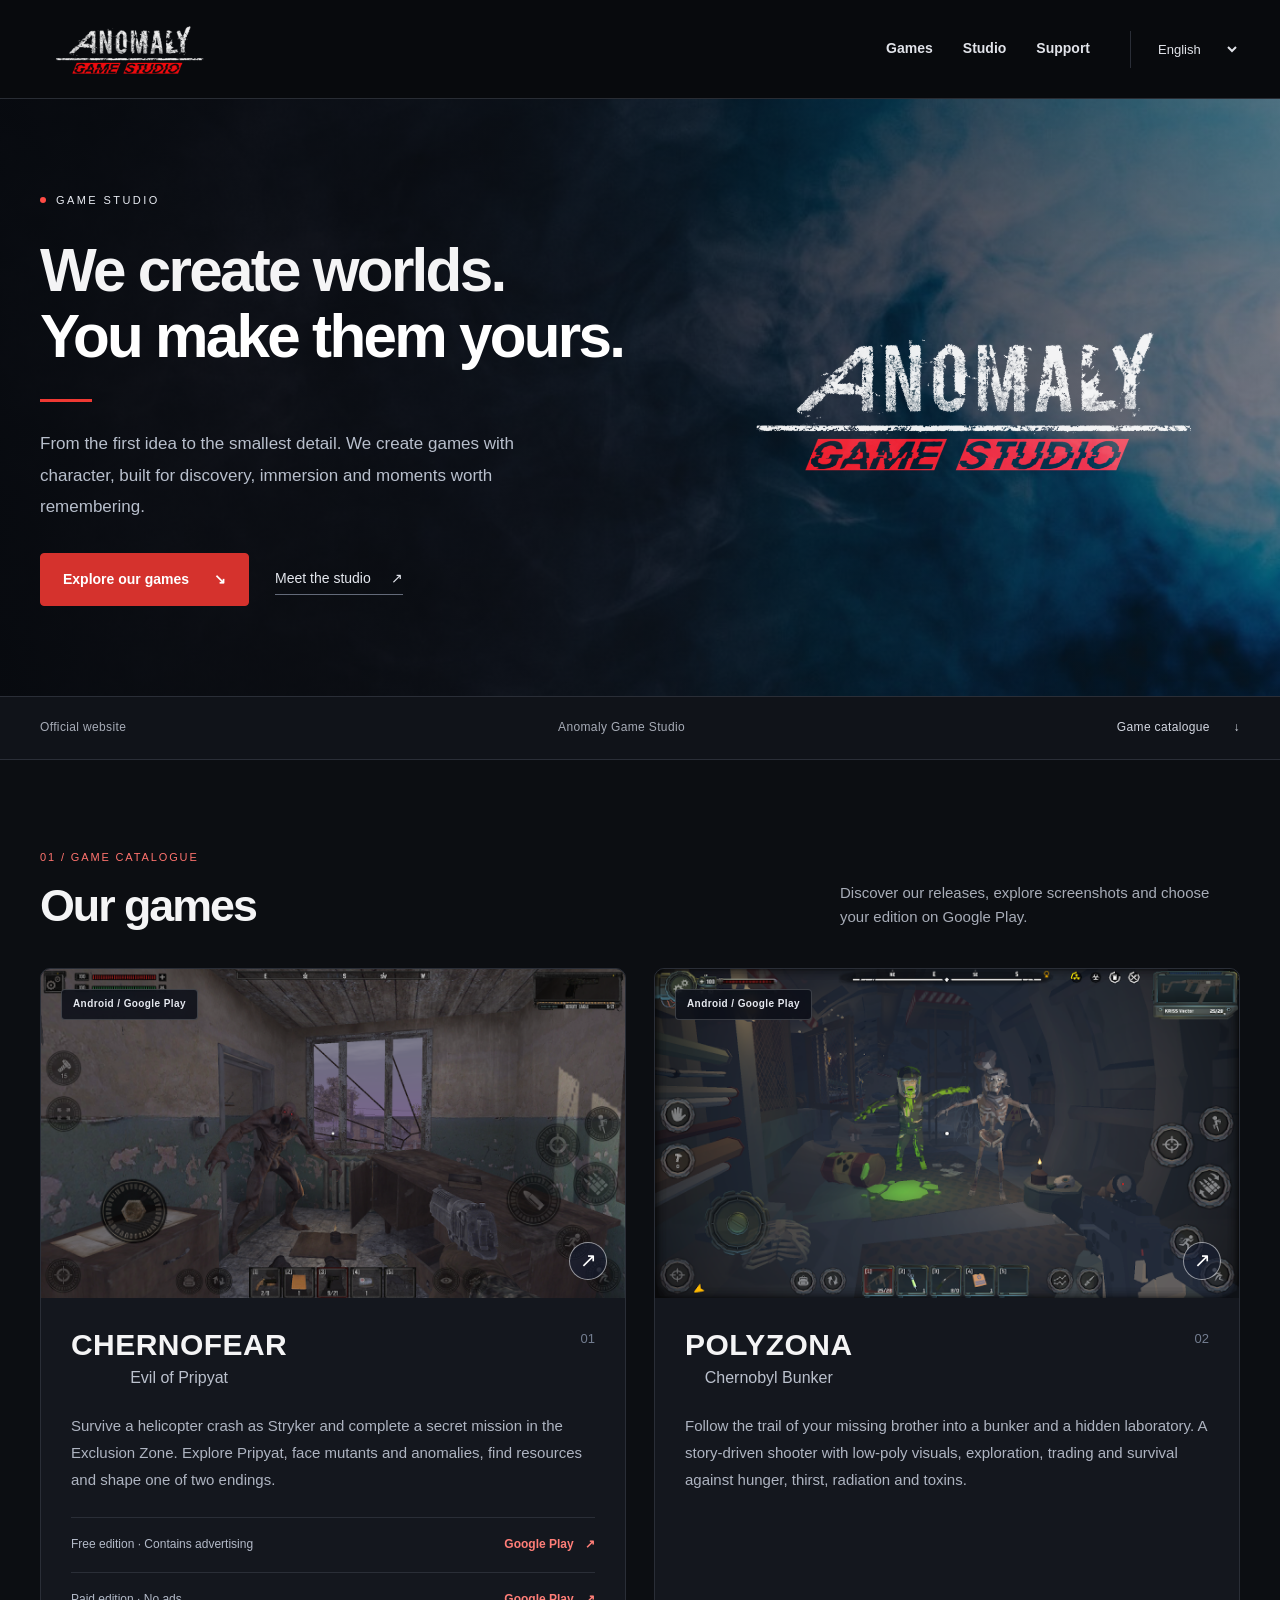
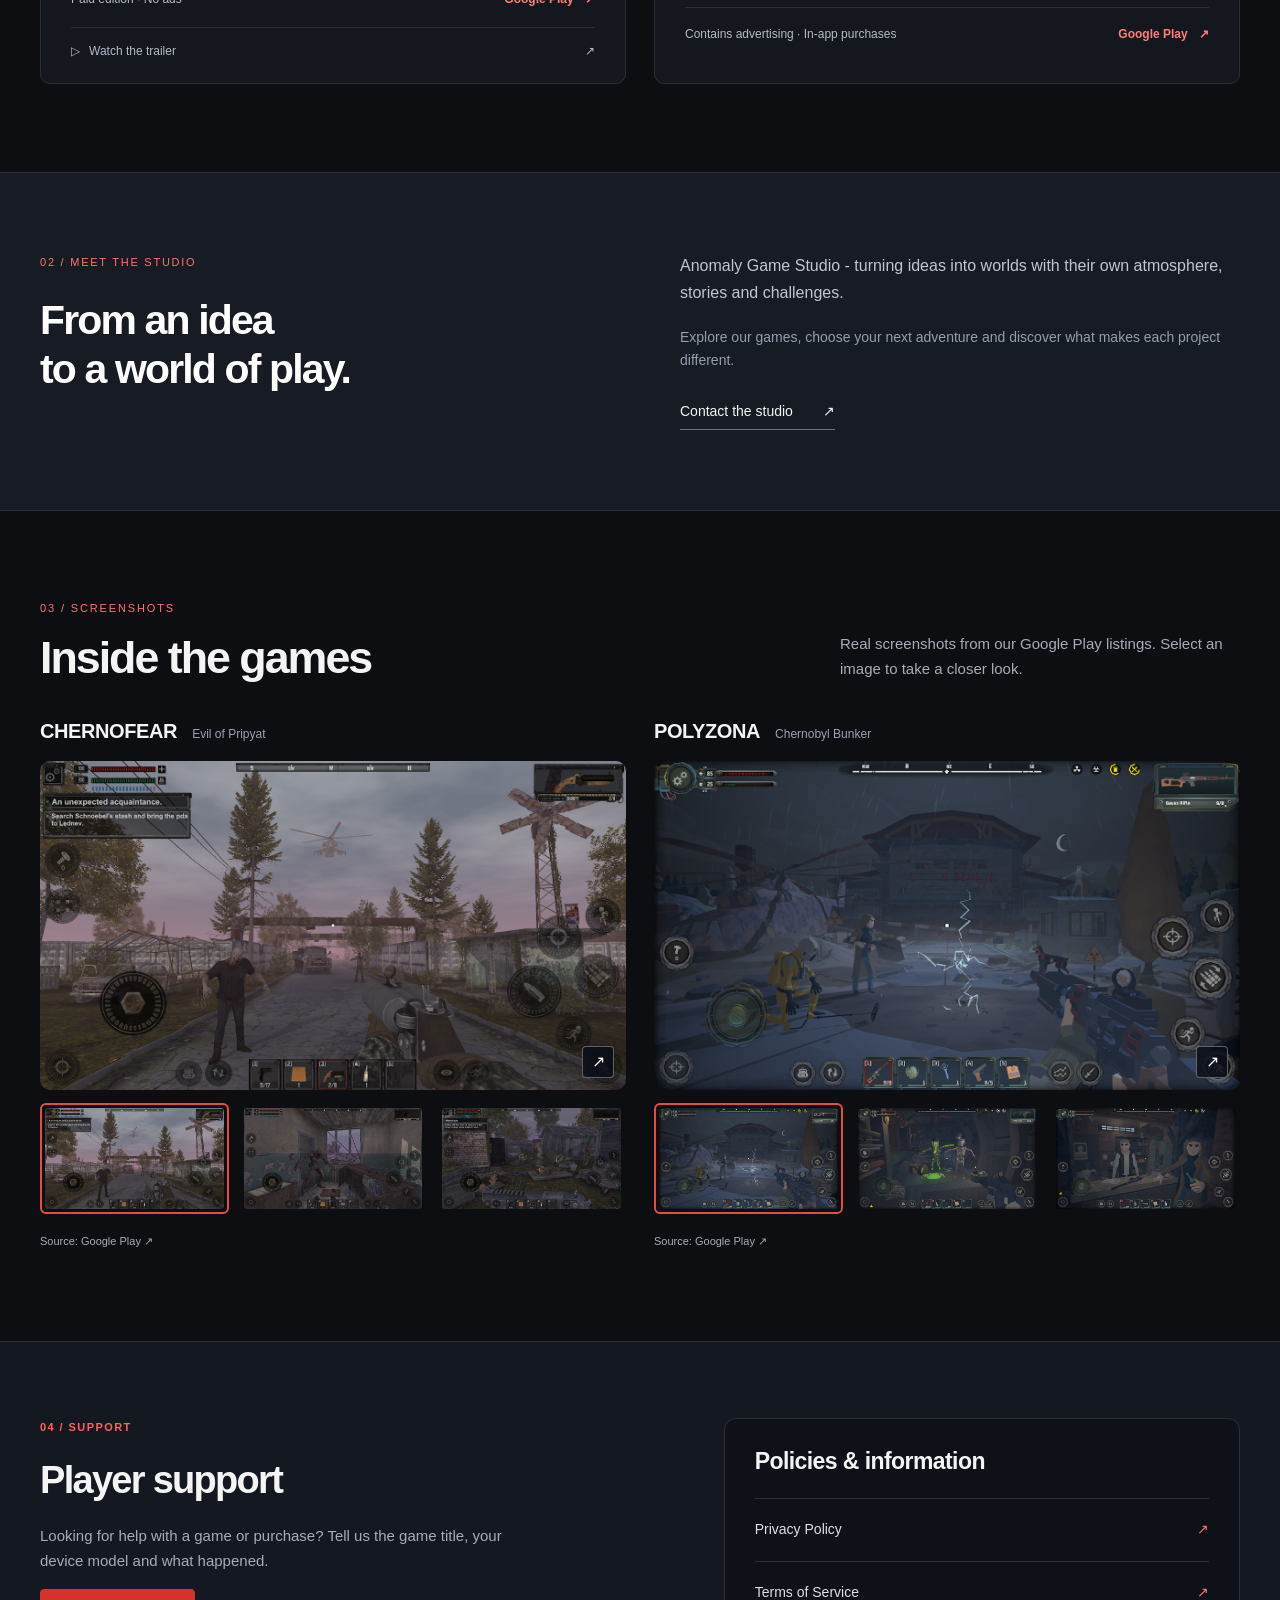
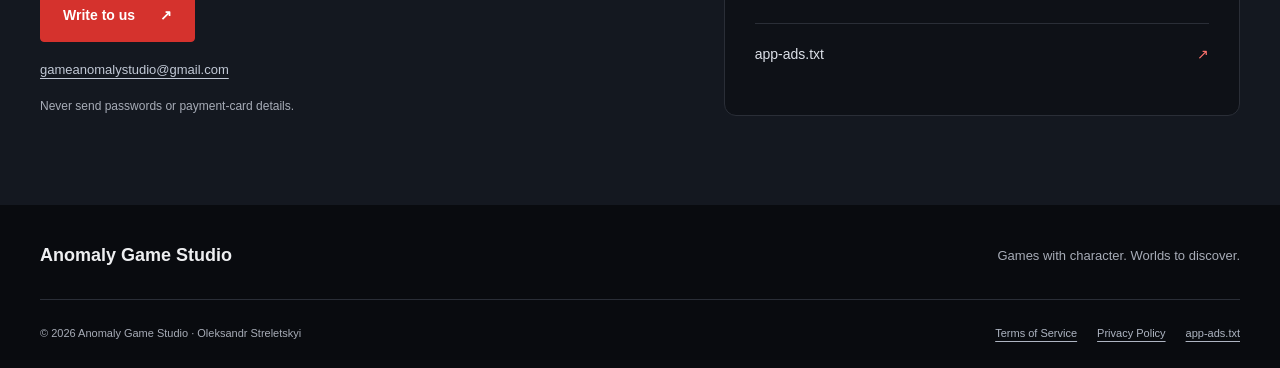
<file: index.html>
<!doctype html>
<html lang="en"><head><meta charset="utf-8"><meta name="viewport" content="width=device-width,initial-scale=1"><meta name="theme-color" content="#0b0d11"><title>Anomaly Game Studio | Games with character</title><meta name="description" content="Games from Anomaly Game Studio. Explore our games, browse screenshots and find player support and policies."><link rel="stylesheet" href="style.css?v=studio2"><script defer src="content.js?v=studio2"></script><script defer src="games.js?v=studio2"></script><script defer src="render.js?v=studio2"></script><script defer src="site.js?v=studio2"></script></head><body data-page="home"><a class="skip" href="#main">Jump to content</a><header class="topbar"><div class="wrap header-inner"><a class="brand" href="index.html?lang=en" aria-label="Anomaly Game Studio"><img class="brand-logo" src="assets/studio-logo.png" alt="Anomaly Game Studio" width="1024" height="448"></a><nav class="nav" aria-label="Game catalogue"><a href="index.html?lang=en#games">Games</a><a href="index.html?lang=en#studio">Studio</a><a href="index.html?lang=en#support">Support</a></nav><label class="language"><span class="sr-only">Language</span><select id="language"><option value="en" selected>English</option><option value="ru">Русский</option><option value="uk">Українська</option><option value="cs">Čeština</option><option value="pl">Polski</option><option value="de">Deutsch</option><option value="fr">Français</option><option value="es">Español</option></select></label></div></header><main id="main"><div class="hero-shell"><section class="hero wrap"><div class="hero-copy"><p class="eyebrow"><span class="status-dot"></span>Game studio</p><h1><span>We create worlds.</span><span class="accent">You make them yours.</span></h1><p class="intro">From the first idea to the smallest detail. We create games with character, built for discovery, immersion and moments worth remembering.</p><div class="actions"><a class="button" href="#games">Explore our games <span aria-hidden="true">↘</span></a><a class="text-link" href="#studio">Meet the studio <span aria-hidden="true">↗</span></a></div></div><div class="hero-visual"><img class="hero-logo" src="assets/studio-logo.png" alt="Anomaly Game Studio" width="1024" height="448" fetchpriority="high"></div></section></div><div class="studio-strip"><div class="wrap"><span>Official website</span><span>Anomaly Game Studio</span><a href="#games">Game catalogue <span aria-hidden="true">↓</span></a></div></div><section class="section wrap" id="games"><div class="section-heading"><div><p class="eyebrow">01 / Game catalogue</p><h2>Our games</h2></div><p>Discover our releases, explore screenshots and choose your edition on Google Play.</p></div><div class="games-grid"><article class="game"><a class="game-art" href="#gallery-chernofear" aria-label="Open screenshot - CHERNOFEAR"><img src="assets/chernofear-2.jpg" alt="CHERNOFEAR: Evil of Pripyat" width="1280" height="720" loading="lazy"><span class="platform">Android / Google Play</span><span class="art-link" aria-hidden="true">↗</span></a><div class="game-copy"><div class="game-title"><div><h3>CHERNOFEAR</h3><p class="subtitle">Evil of Pripyat</p></div><span class="game-number">01</span></div><p class="game-description">Survive a helicopter crash as Stryker and complete a secret mission in the Exclusion Zone. Explore Pripyat, face mutants and anomalies, find resources and shape one of two endings.</p><div class="editions"><a class="edition" href="https://play.google.com/store/apps/details?id=com.AnomalyGameStudio.S.T.R.Y.K.E.R.ShadowWarDemo" aria-label="View on Google Play - CHERNOFEAR - Free edition · Contains advertising"><span>Free edition · Contains advertising</span><span class="store-link">Google Play <span aria-hidden="true">↗</span></span></a><a class="edition" href="https://play.google.com/store/apps/details?id=com.AnomalyGameStudio.STRYKERAnomalyZone" aria-label="View on Google Play - CHERNOFEAR - Paid edition · No ads"><span>Paid edition · No ads</span><span class="store-link">Google Play <span aria-hidden="true">↗</span></span></a></div><a class="trailer" href="https://www.youtube.com/watch?v=1zWqXCwfO8M"><span aria-hidden="true">▷</span> Watch the trailer <span aria-hidden="true">↗</span></a></div></article><article class="game"><a class="game-art" href="#gallery-polyzona" aria-label="Open screenshot - POLYZONA"><img src="assets/polyzona-2.jpg" alt="POLYZONA: Chernobyl Bunker" width="1280" height="720" loading="lazy"><span class="platform">Android / Google Play</span><span class="art-link" aria-hidden="true">↗</span></a><div class="game-copy"><div class="game-title"><div><h3>POLYZONA</h3><p class="subtitle">Chernobyl Bunker</p></div><span class="game-number">02</span></div><p class="game-description">Follow the trail of your missing brother into a bunker and a hidden laboratory. A story-driven shooter with low-poly visuals, exploration, trading and survival against hunger, thirst, radiation and toxins.</p><div class="editions"><a class="edition" href="https://play.google.com/store/apps/details?id=com.AnomalyGameStudio.POLYZONAChernobylBunker" aria-label="View on Google Play - POLYZONA - Contains advertising · In-app purchases"><span>Contains advertising · In-app purchases</span><span class="store-link">Google Play <span aria-hidden="true">↗</span></span></a></div></div></article></div></section><section class="about" id="studio"><div class="wrap about-grid"><div><p class="eyebrow">02 / Meet the studio</p><h2>From an idea<br>to a world of play.</h2></div><div class="about-copy"><p>Anomaly Game Studio - turning ideas into worlds with their own atmosphere, stories and challenges.</p><p>Explore our games, choose your next adventure and discover what makes each project different.</p><a class="light-link" href="#support">Contact the studio <span aria-hidden="true">↗</span></a></div></div></section><section class="section wrap" id="compare"><div class="section-heading"><div><p class="eyebrow">03 / Screenshots</p><h2>Inside the games</h2></div><p>Real screenshots from our Google Play listings. Select an image to take a closer look.</p></div><div class="compare-grid"><div id="gallery-chernofear"><article class="gallery" data-gallery="chernofear"><div class="gallery-heading"><h3>CHERNOFEAR</h3><span>Evil of Pripyat</span></div><button class="gallery-stage" aria-label="Open screenshot - CHERNOFEAR"><img src="assets/chernofear-1.jpg" alt="CHERNOFEAR - 1" width="1280" height="720" loading="lazy"><span class="expand" aria-hidden="true">↗</span></button><div class="thumbs"><button data-src="assets/chernofear-1.jpg" data-number="1" aria-label="CHERNOFEAR - 1" aria-pressed="true"><img src="assets/chernofear-1.jpg" alt="" width="320" height="180" loading="lazy"></button><button data-src="assets/chernofear-2.jpg" data-number="2" aria-label="CHERNOFEAR - 2" aria-pressed="false"><img src="assets/chernofear-2.jpg" alt="" width="320" height="180" loading="lazy"></button><button data-src="assets/chernofear-3.jpg" data-number="3" aria-label="CHERNOFEAR - 3" aria-pressed="false"><img src="assets/chernofear-3.jpg" alt="" width="320" height="180" loading="lazy"></button></div><a class="source" href="https://play.google.com/store/apps/details?id=com.AnomalyGameStudio.S.T.R.Y.K.E.R.ShadowWarDemo">Source: Google Play <span aria-hidden="true">↗</span></a></article></div><div id="gallery-polyzona"><article class="gallery" data-gallery="polyzona"><div class="gallery-heading"><h3>POLYZONA</h3><span>Chernobyl Bunker</span></div><button class="gallery-stage" aria-label="Open screenshot - POLYZONA"><img src="assets/polyzona-1.jpg" alt="POLYZONA - 1" width="1280" height="720" loading="lazy"><span class="expand" aria-hidden="true">↗</span></button><div class="thumbs"><button data-src="assets/polyzona-1.jpg" data-number="1" aria-label="POLYZONA - 1" aria-pressed="true"><img src="assets/polyzona-1.jpg" alt="" width="320" height="180" loading="lazy"></button><button data-src="assets/polyzona-2.jpg" data-number="2" aria-label="POLYZONA - 2" aria-pressed="false"><img src="assets/polyzona-2.jpg" alt="" width="320" height="180" loading="lazy"></button><button data-src="assets/polyzona-3.jpg" data-number="3" aria-label="POLYZONA - 3" aria-pressed="false"><img src="assets/polyzona-3.jpg" alt="" width="320" height="180" loading="lazy"></button></div><a class="source" href="https://play.google.com/store/apps/details?id=com.AnomalyGameStudio.POLYZONAChernobylBunker">Source: Google Play <span aria-hidden="true">↗</span></a></article></div></div></section><section class="support-section" id="support"><div class="wrap support-grid"><section><p class="eyebrow">04 / Support</p><h2>Player support</h2><p>Looking for help with a game or purchase? Tell us the game title, your device model and what happened.</p><a class="button" href="mailto:gameanomalystudio@gmail.com">Write to us <span aria-hidden="true">↗</span></a><a class="support-mail" href="mailto:gameanomalystudio@gmail.com">gameanomalystudio@gmail.com</a><p class="note">Never send passwords or payment-card details.</p></section><section class="policy-panel"><h3>Policies &amp; information</h3><ul class="link-list"><li><a href="privacy.html?lang=en"><span>Privacy Policy</span><span aria-hidden="true">↗</span></a></li><li><a href="terms.html?lang=en"><span>Terms of Service</span><span aria-hidden="true">↗</span></a></li><li><a href="app-ads.txt"><span>app-ads.txt</span><span aria-hidden="true">↗</span></a></li></ul></section></div></section></main><dialog id="lightbox" aria-label="Open screenshot"><button id="close-dialog">Close <span aria-hidden="true">×</span></button><img id="large-image" alt=""></dialog><footer class="footer"><div class="wrap footer-top"><a class="footer-brand" href="index.html?lang=en">Anomaly Game Studio</a><p>Games with character. Worlds to discover.</p></div><div class="wrap footer-bottom"><p>© 2026 Anomaly Game Studio · Oleksandr Streletskyi</p><div class="footer-links"><a href="terms.html?lang=en">Terms of Service</a><a href="privacy.html?lang=en">Privacy Policy</a><a href="app-ads.txt">app-ads.txt</a></div></div></footer></body></html>
</file>
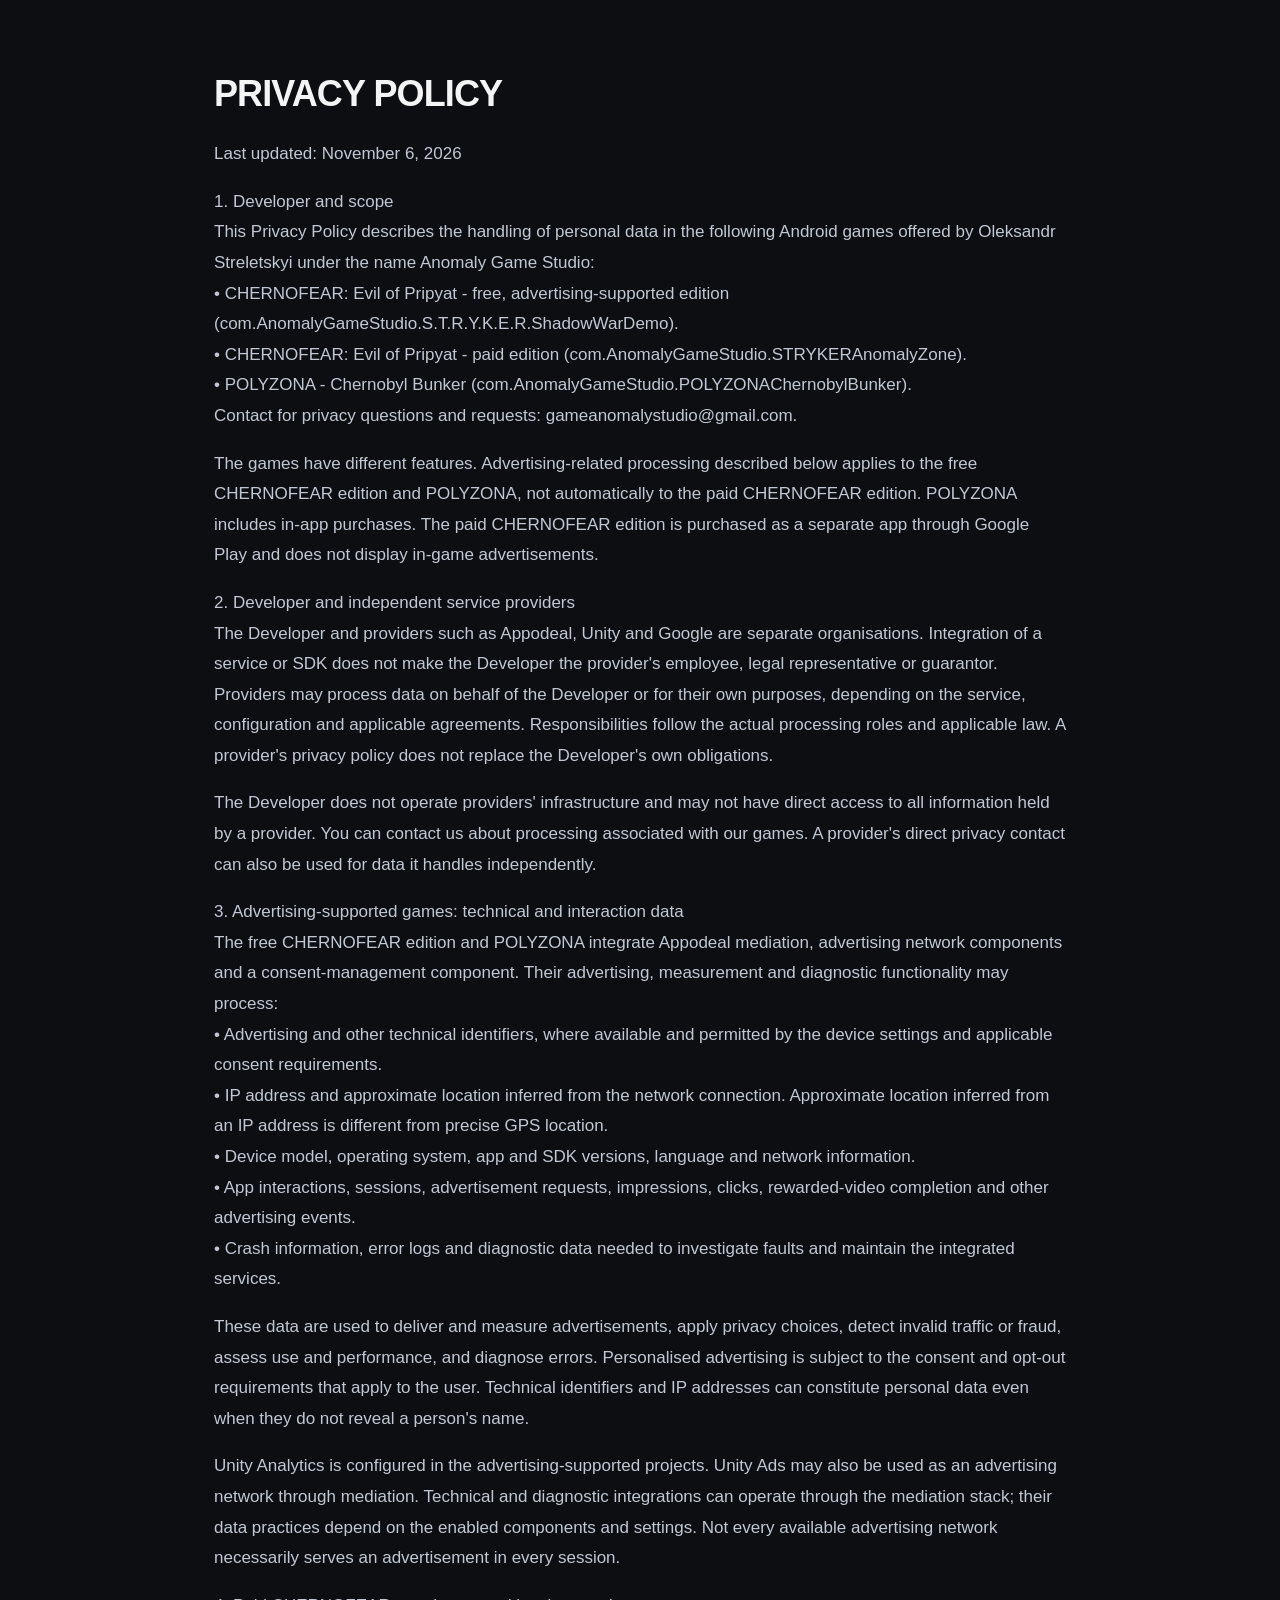
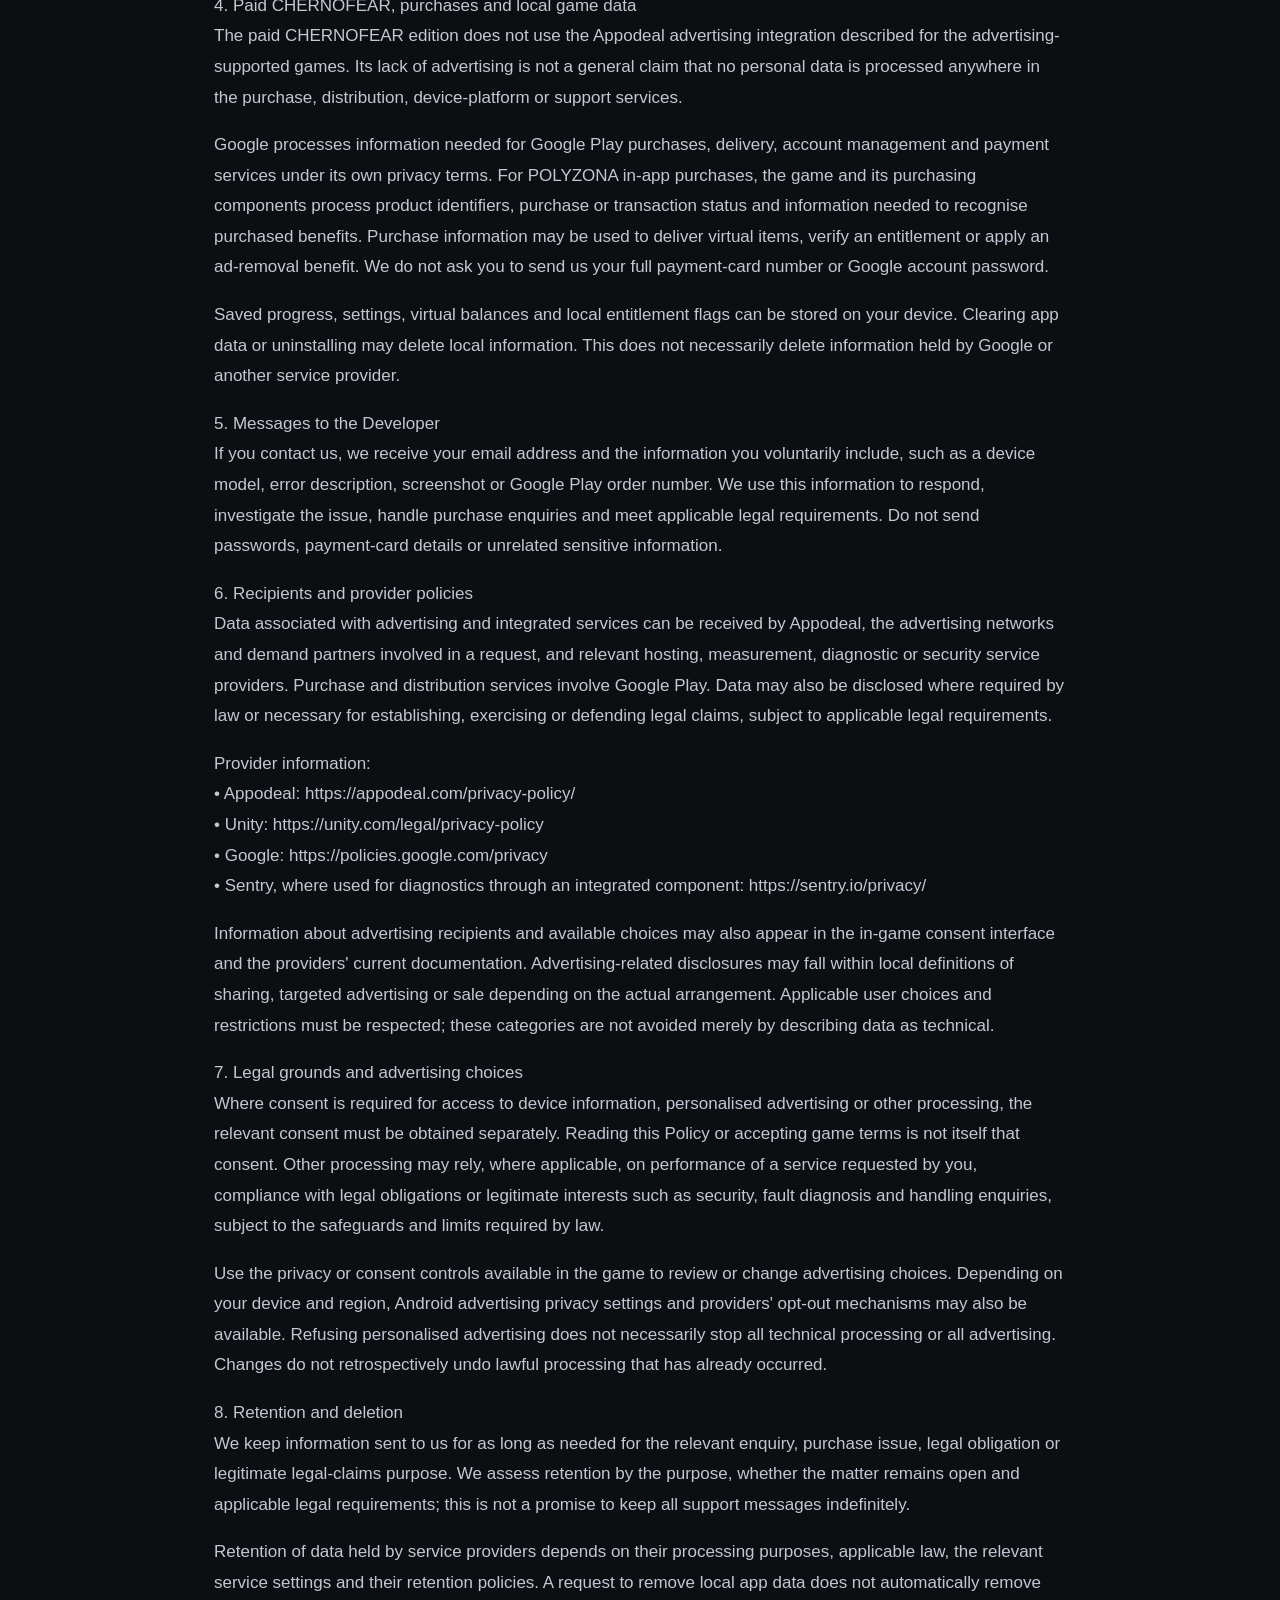
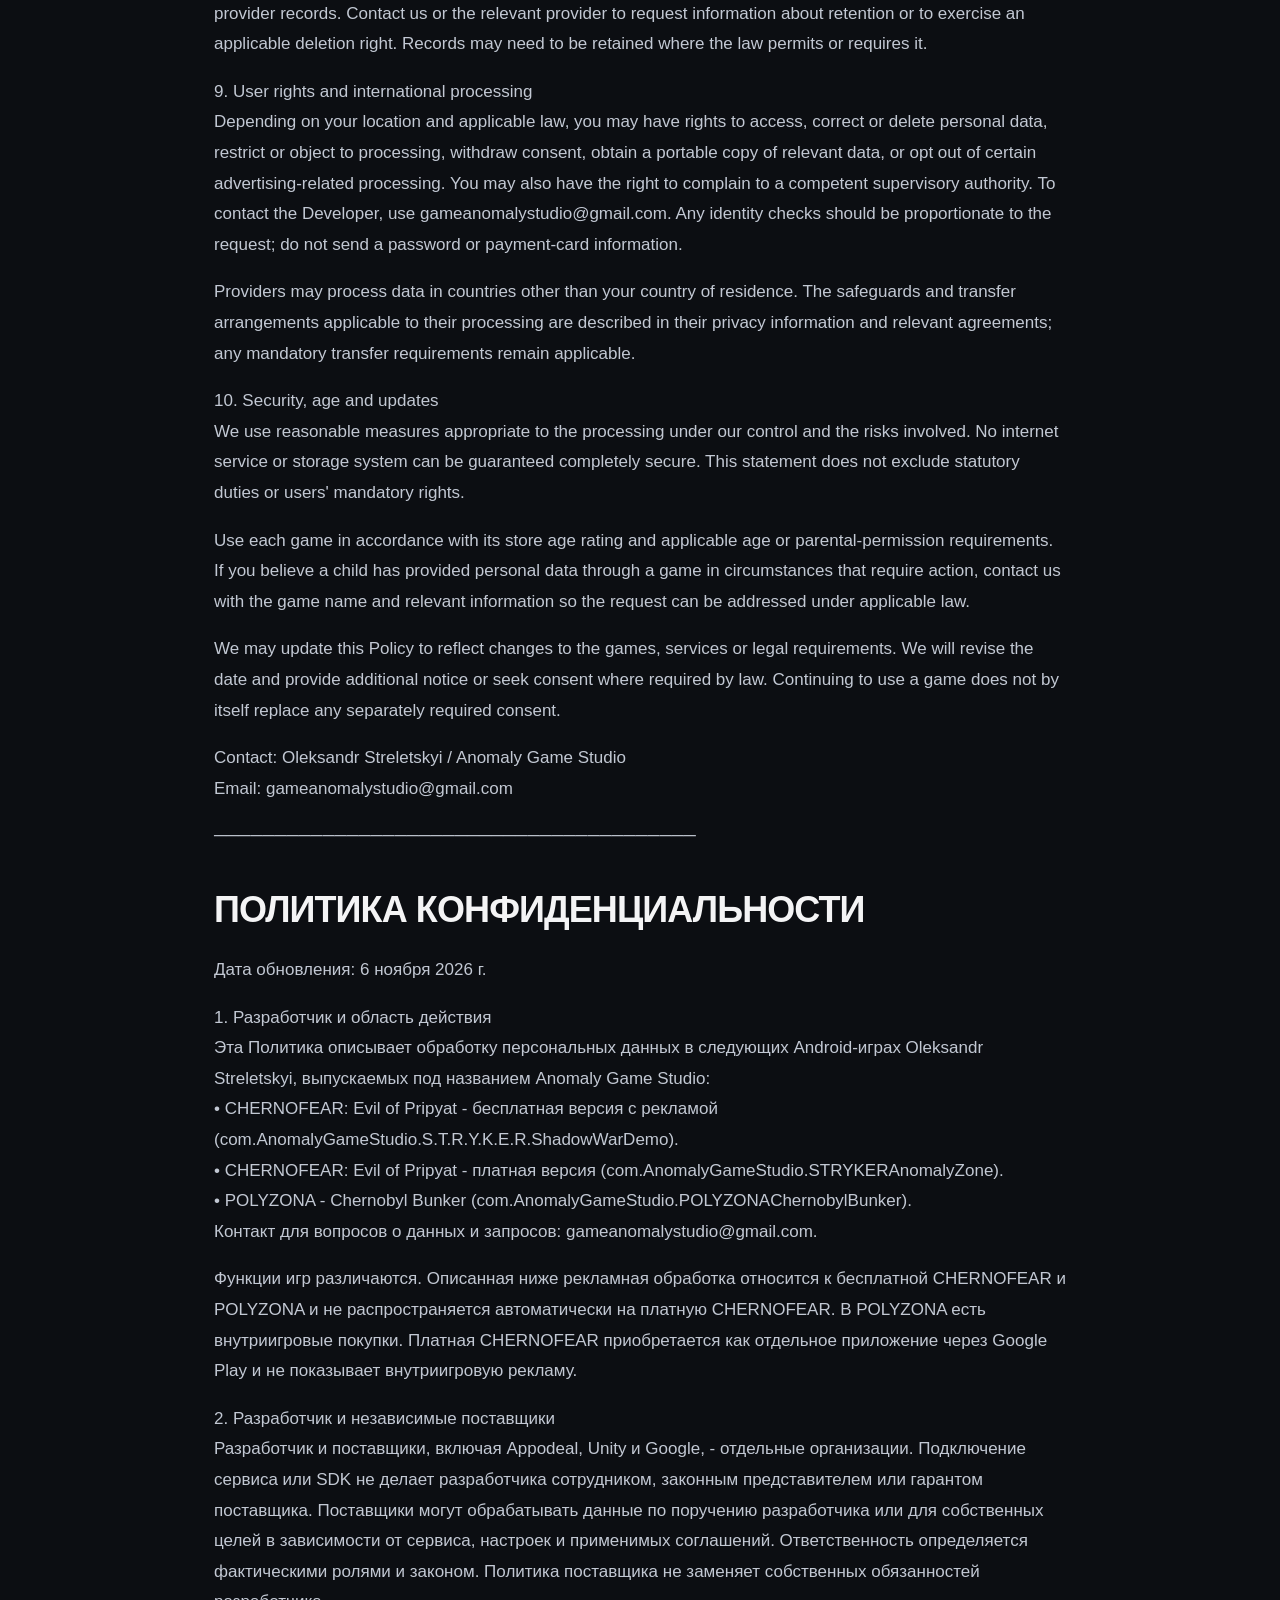
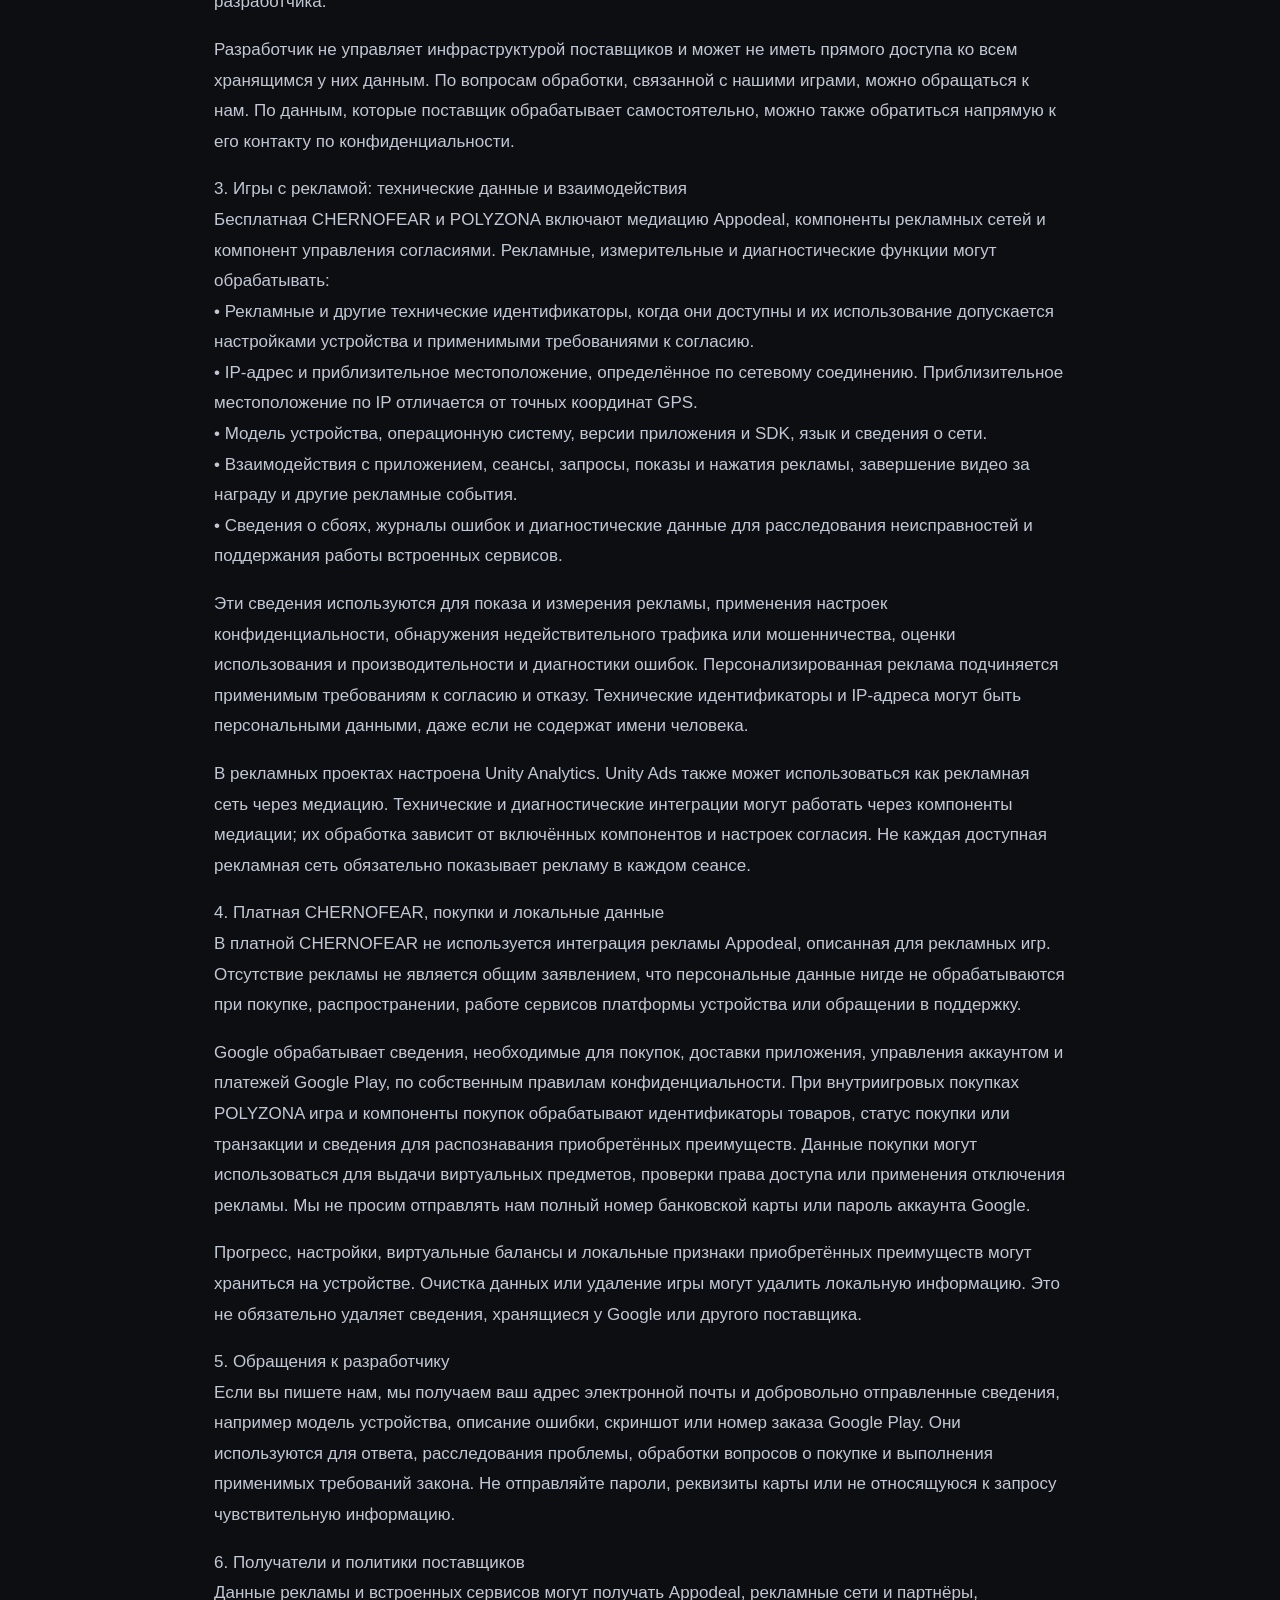
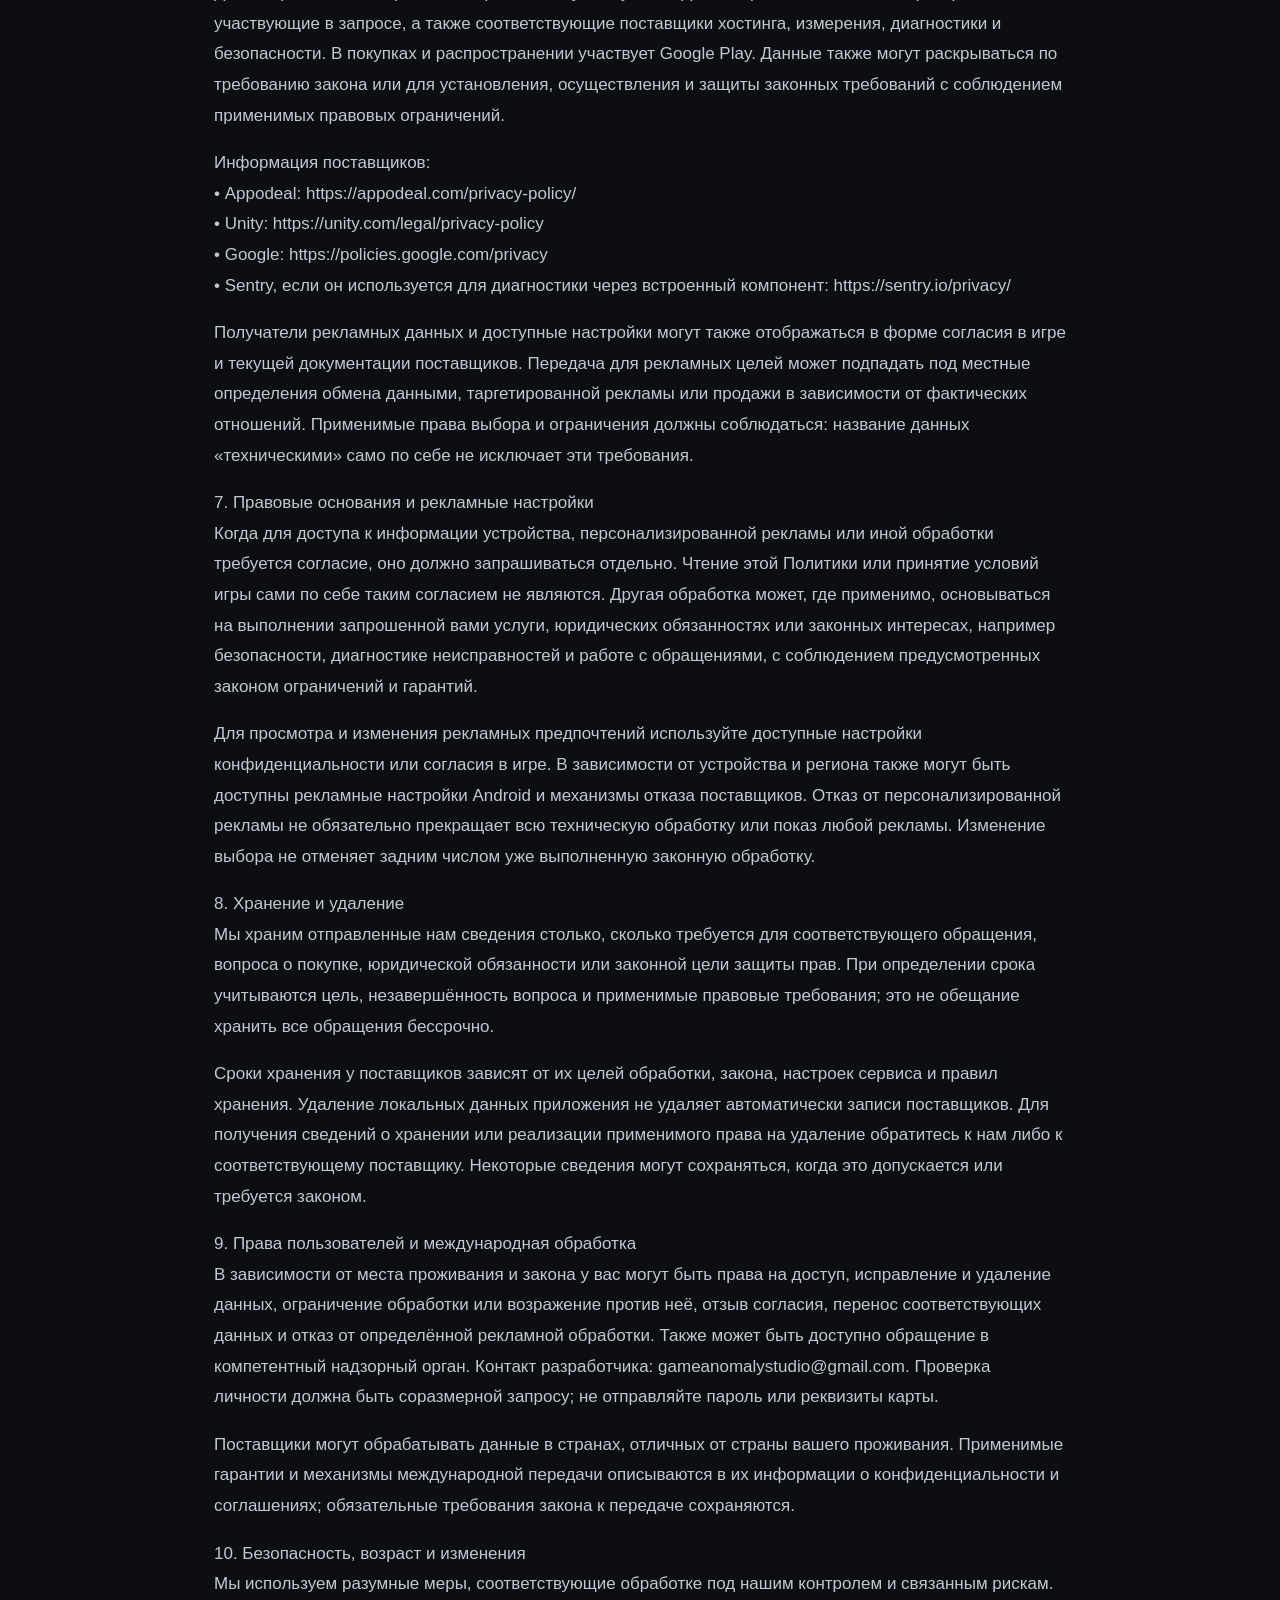
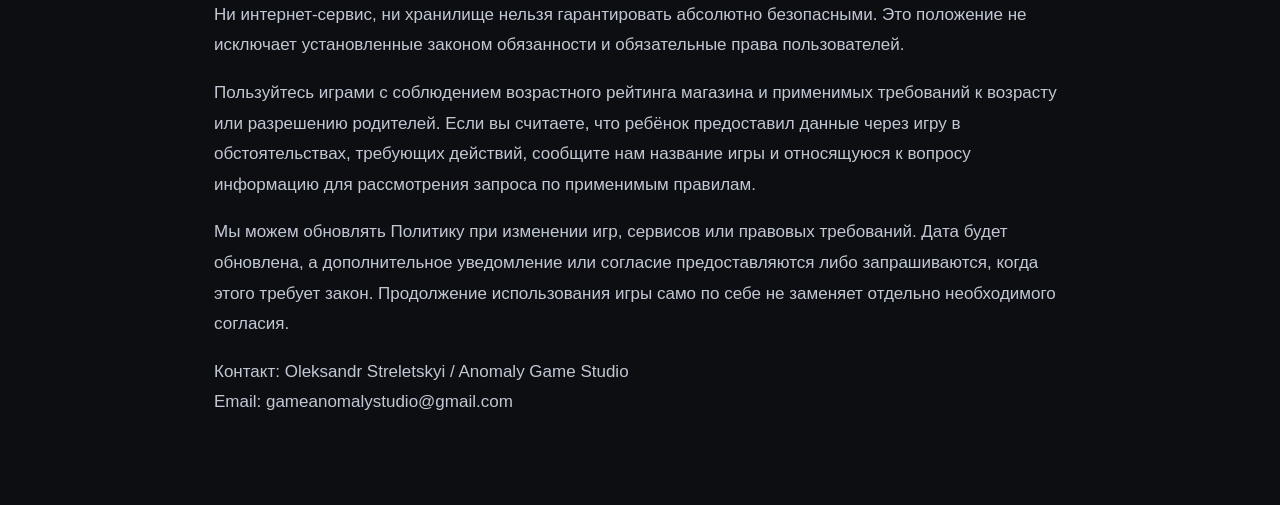
<file: privacy-policy.html>
<!doctype html><html lang="en"><meta charset="utf-8"><meta name="viewport" content="width=device-width,initial-scale=1"><title>Privacy Policy | Anomaly Game Studio</title><link rel="stylesheet" href="legal.css?v=studio2"><main><h1>PRIVACY POLICY</h1><p>Last updated: November 6, 2026</p><p>1. Developer and scope
This Privacy Policy describes the handling of personal data in the following Android games offered by Oleksandr Streletskyi under the name Anomaly Game Studio:
• CHERNOFEAR: Evil of Pripyat - free, advertising-supported edition (com.AnomalyGameStudio.S.T.R.Y.K.E.R.ShadowWarDemo).
• CHERNOFEAR: Evil of Pripyat - paid edition (com.AnomalyGameStudio.STRYKERAnomalyZone).
• POLYZONA - Chernobyl Bunker (com.AnomalyGameStudio.POLYZONAChernobylBunker).
Contact for privacy questions and requests: gameanomalystudio@gmail.com.</p><p>The games have different features. Advertising-related processing described below applies to the free CHERNOFEAR edition and POLYZONA, not automatically to the paid CHERNOFEAR edition. POLYZONA includes in-app purchases. The paid CHERNOFEAR edition is purchased as a separate app through Google Play and does not display in-game advertisements.</p><p>2. Developer and independent service providers
The Developer and providers such as Appodeal, Unity and Google are separate organisations. Integration of a service or SDK does not make the Developer the provider's employee, legal representative or guarantor. Providers may process data on behalf of the Developer or for their own purposes, depending on the service, configuration and applicable agreements. Responsibilities follow the actual processing roles and applicable law. A provider's privacy policy does not replace the Developer's own obligations.</p><p>The Developer does not operate providers' infrastructure and may not have direct access to all information held by a provider. You can contact us about processing associated with our games. A provider's direct privacy contact can also be used for data it handles independently.</p><p>3. Advertising-supported games: technical and interaction data
The free CHERNOFEAR edition and POLYZONA integrate Appodeal mediation, advertising network components and a consent-management component. Their advertising, measurement and diagnostic functionality may process:
• Advertising and other technical identifiers, where available and permitted by the device settings and applicable consent requirements.
• IP address and approximate location inferred from the network connection. Approximate location inferred from an IP address is different from precise GPS location.
• Device model, operating system, app and SDK versions, language and network information.
• App interactions, sessions, advertisement requests, impressions, clicks, rewarded-video completion and other advertising events.
• Crash information, error logs and diagnostic data needed to investigate faults and maintain the integrated services.</p><p>These data are used to deliver and measure advertisements, apply privacy choices, detect invalid traffic or fraud, assess use and performance, and diagnose errors. Personalised advertising is subject to the consent and opt-out requirements that apply to the user. Technical identifiers and IP addresses can constitute personal data even when they do not reveal a person's name.</p><p>Unity Analytics is configured in the advertising-supported projects. Unity Ads may also be used as an advertising network through mediation. Technical and diagnostic integrations can operate through the mediation stack; their data practices depend on the enabled components and settings. Not every available advertising network necessarily serves an advertisement in every session.</p><p>4. Paid CHERNOFEAR, purchases and local game data
The paid CHERNOFEAR edition does not use the Appodeal advertising integration described for the advertising-supported games. Its lack of advertising is not a general claim that no personal data is processed anywhere in the purchase, distribution, device-platform or support services.</p><p>Google processes information needed for Google Play purchases, delivery, account management and payment services under its own privacy terms. For POLYZONA in-app purchases, the game and its purchasing components process product identifiers, purchase or transaction status and information needed to recognise purchased benefits. Purchase information may be used to deliver virtual items, verify an entitlement or apply an ad-removal benefit. We do not ask you to send us your full payment-card number or Google account password.</p><p>Saved progress, settings, virtual balances and local entitlement flags can be stored on your device. Clearing app data or uninstalling may delete local information. This does not necessarily delete information held by Google or another service provider.</p><p>5. Messages to the Developer
If you contact us, we receive your email address and the information you voluntarily include, such as a device model, error description, screenshot or Google Play order number. We use this information to respond, investigate the issue, handle purchase enquiries and meet applicable legal requirements. Do not send passwords, payment-card details or unrelated sensitive information.</p><p>6. Recipients and provider policies
Data associated with advertising and integrated services can be received by Appodeal, the advertising networks and demand partners involved in a request, and relevant hosting, measurement, diagnostic or security service providers. Purchase and distribution services involve Google Play. Data may also be disclosed where required by law or necessary for establishing, exercising or defending legal claims, subject to applicable legal requirements.</p><p>Provider information:
• Appodeal: https://appodeal.com/privacy-policy/
• Unity: https://unity.com/legal/privacy-policy
• Google: https://policies.google.com/privacy
• Sentry, where used for diagnostics through an integrated component: https://sentry.io/privacy/</p><p>Information about advertising recipients and available choices may also appear in the in-game consent interface and the providers' current documentation. Advertising-related disclosures may fall within local definitions of sharing, targeted advertising or sale depending on the actual arrangement. Applicable user choices and restrictions must be respected; these categories are not avoided merely by describing data as technical.</p><p>7. Legal grounds and advertising choices
Where consent is required for access to device information, personalised advertising or other processing, the relevant consent must be obtained separately. Reading this Policy or accepting game terms is not itself that consent. Other processing may rely, where applicable, on performance of a service requested by you, compliance with legal obligations or legitimate interests such as security, fault diagnosis and handling enquiries, subject to the safeguards and limits required by law.</p><p>Use the privacy or consent controls available in the game to review or change advertising choices. Depending on your device and region, Android advertising privacy settings and providers' opt-out mechanisms may also be available. Refusing personalised advertising does not necessarily stop all technical processing or all advertising. Changes do not retrospectively undo lawful processing that has already occurred.</p><p>8. Retention and deletion
We keep information sent to us for as long as needed for the relevant enquiry, purchase issue, legal obligation or legitimate legal-claims purpose. We assess retention by the purpose, whether the matter remains open and applicable legal requirements; this is not a promise to keep all support messages indefinitely.</p><p>Retention of data held by service providers depends on their processing purposes, applicable law, the relevant service settings and their retention policies. A request to remove local app data does not automatically remove provider records. Contact us or the relevant provider to request information about retention or to exercise an applicable deletion right. Records may need to be retained where the law permits or requires it.</p><p>9. User rights and international processing
Depending on your location and applicable law, you may have rights to access, correct or delete personal data, restrict or object to processing, withdraw consent, obtain a portable copy of relevant data, or opt out of certain advertising-related processing. You may also have the right to complain to a competent supervisory authority. To contact the Developer, use gameanomalystudio@gmail.com. Any identity checks should be proportionate to the request; do not send a password or payment-card information.</p><p>Providers may process data in countries other than your country of residence. The safeguards and transfer arrangements applicable to their processing are described in their privacy information and relevant agreements; any mandatory transfer requirements remain applicable.</p><p>10. Security, age and updates
We use reasonable measures appropriate to the processing under our control and the risks involved. No internet service or storage system can be guaranteed completely secure. This statement does not exclude statutory duties or users' mandatory rights.</p><p>Use each game in accordance with its store age rating and applicable age or parental-permission requirements. If you believe a child has provided personal data through a game in circumstances that require action, contact us with the game name and relevant information so the request can be addressed under applicable law.</p><p>We may update this Policy to reflect changes to the games, services or legal requirements. We will revise the date and provide additional notice or seek consent where required by law. Continuing to use a game does not by itself replace any separately required consent.</p><p>Contact: Oleksandr Streletskyi / Anomaly Game Studio
Email: gameanomalystudio@gmail.com</p><p>────────────────────────────────────────</p><h1>ПОЛИТИКА КОНФИДЕНЦИАЛЬНОСТИ</h1><p>Дата обновления: 6 ноября 2026 г.</p><p>1. Разработчик и область действия
Эта Политика описывает обработку персональных данных в следующих Android-играх Oleksandr Streletskyi, выпускаемых под названием Anomaly Game Studio:
• CHERNOFEAR: Evil of Pripyat - бесплатная версия с рекламой (com.AnomalyGameStudio.S.T.R.Y.K.E.R.ShadowWarDemo).
• CHERNOFEAR: Evil of Pripyat - платная версия (com.AnomalyGameStudio.STRYKERAnomalyZone).
• POLYZONA - Chernobyl Bunker (com.AnomalyGameStudio.POLYZONAChernobylBunker).
Контакт для вопросов о данных и запросов: gameanomalystudio@gmail.com.</p><p>Функции игр различаются. Описанная ниже рекламная обработка относится к бесплатной CHERNOFEAR и POLYZONA и не распространяется автоматически на платную CHERNOFEAR. В POLYZONA есть внутриигровые покупки. Платная CHERNOFEAR приобретается как отдельное приложение через Google Play и не показывает внутриигровую рекламу.</p><p>2. Разработчик и независимые поставщики
Разработчик и поставщики, включая Appodeal, Unity и Google, - отдельные организации. Подключение сервиса или SDK не делает разработчика сотрудником, законным представителем или гарантом поставщика. Поставщики могут обрабатывать данные по поручению разработчика или для собственных целей в зависимости от сервиса, настроек и применимых соглашений. Ответственность определяется фактическими ролями и законом. Политика поставщика не заменяет собственных обязанностей разработчика.</p><p>Разработчик не управляет инфраструктурой поставщиков и может не иметь прямого доступа ко всем хранящимся у них данным. По вопросам обработки, связанной с нашими играми, можно обращаться к нам. По данным, которые поставщик обрабатывает самостоятельно, можно также обратиться напрямую к его контакту по конфиденциальности.</p><p>3. Игры с рекламой: технические данные и взаимодействия
Бесплатная CHERNOFEAR и POLYZONA включают медиацию Appodeal, компоненты рекламных сетей и компонент управления согласиями. Рекламные, измерительные и диагностические функции могут обрабатывать:
• Рекламные и другие технические идентификаторы, когда они доступны и их использование допускается настройками устройства и применимыми требованиями к согласию.
• IP-адрес и приблизительное местоположение, определённое по сетевому соединению. Приблизительное местоположение по IP отличается от точных координат GPS.
• Модель устройства, операционную систему, версии приложения и SDK, язык и сведения о сети.
• Взаимодействия с приложением, сеансы, запросы, показы и нажатия рекламы, завершение видео за награду и другие рекламные события.
• Сведения о сбоях, журналы ошибок и диагностические данные для расследования неисправностей и поддержания работы встроенных сервисов.</p><p>Эти сведения используются для показа и измерения рекламы, применения настроек конфиденциальности, обнаружения недействительного трафика или мошенничества, оценки использования и производительности и диагностики ошибок. Персонализированная реклама подчиняется применимым требованиям к согласию и отказу. Технические идентификаторы и IP-адреса могут быть персональными данными, даже если не содержат имени человека.</p><p>В рекламных проектах настроена Unity Analytics. Unity Ads также может использоваться как рекламная сеть через медиацию. Технические и диагностические интеграции могут работать через компоненты медиации; их обработка зависит от включённых компонентов и настроек согласия. Не каждая доступная рекламная сеть обязательно показывает рекламу в каждом сеансе.</p><p>4. Платная CHERNOFEAR, покупки и локальные данные
В платной CHERNOFEAR не используется интеграция рекламы Appodeal, описанная для рекламных игр. Отсутствие рекламы не является общим заявлением, что персональные данные нигде не обрабатываются при покупке, распространении, работе сервисов платформы устройства или обращении в поддержку.</p><p>Google обрабатывает сведения, необходимые для покупок, доставки приложения, управления аккаунтом и платежей Google Play, по собственным правилам конфиденциальности. При внутриигровых покупках POLYZONA игра и компоненты покупок обрабатывают идентификаторы товаров, статус покупки или транзакции и сведения для распознавания приобретённых преимуществ. Данные покупки могут использоваться для выдачи виртуальных предметов, проверки права доступа или применения отключения рекламы. Мы не просим отправлять нам полный номер банковской карты или пароль аккаунта Google.</p><p>Прогресс, настройки, виртуальные балансы и локальные признаки приобретённых преимуществ могут храниться на устройстве. Очистка данных или удаление игры могут удалить локальную информацию. Это не обязательно удаляет сведения, хранящиеся у Google или другого поставщика.</p><p>5. Обращения к разработчику
Если вы пишете нам, мы получаем ваш адрес электронной почты и добровольно отправленные сведения, например модель устройства, описание ошибки, скриншот или номер заказа Google Play. Они используются для ответа, расследования проблемы, обработки вопросов о покупке и выполнения применимых требований закона. Не отправляйте пароли, реквизиты карты или не относящуюся к запросу чувствительную информацию.</p><p>6. Получатели и политики поставщиков
Данные рекламы и встроенных сервисов могут получать Appodeal, рекламные сети и партнёры, участвующие в запросе, а также соответствующие поставщики хостинга, измерения, диагностики и безопасности. В покупках и распространении участвует Google Play. Данные также могут раскрываться по требованию закона или для установления, осуществления и защиты законных требований с соблюдением применимых правовых ограничений.</p><p>Информация поставщиков:
• Appodeal: https://appodeal.com/privacy-policy/
• Unity: https://unity.com/legal/privacy-policy
• Google: https://policies.google.com/privacy
• Sentry, если он используется для диагностики через встроенный компонент: https://sentry.io/privacy/</p><p>Получатели рекламных данных и доступные настройки могут также отображаться в форме согласия в игре и текущей документации поставщиков. Передача для рекламных целей может подпадать под местные определения обмена данными, таргетированной рекламы или продажи в зависимости от фактических отношений. Применимые права выбора и ограничения должны соблюдаться: название данных «техническими» само по себе не исключает эти требования.</p><p>7. Правовые основания и рекламные настройки
Когда для доступа к информации устройства, персонализированной рекламы или иной обработки требуется согласие, оно должно запрашиваться отдельно. Чтение этой Политики или принятие условий игры сами по себе таким согласием не являются. Другая обработка может, где применимо, основываться на выполнении запрошенной вами услуги, юридических обязанностях или законных интересах, например безопасности, диагностике неисправностей и работе с обращениями, с соблюдением предусмотренных законом ограничений и гарантий.</p><p>Для просмотра и изменения рекламных предпочтений используйте доступные настройки конфиденциальности или согласия в игре. В зависимости от устройства и региона также могут быть доступны рекламные настройки Android и механизмы отказа поставщиков. Отказ от персонализированной рекламы не обязательно прекращает всю техническую обработку или показ любой рекламы. Изменение выбора не отменяет задним числом уже выполненную законную обработку.</p><p>8. Хранение и удаление
Мы храним отправленные нам сведения столько, сколько требуется для соответствующего обращения, вопроса о покупке, юридической обязанности или законной цели защиты прав. При определении срока учитываются цель, незавершённость вопроса и применимые правовые требования; это не обещание хранить все обращения бессрочно.</p><p>Сроки хранения у поставщиков зависят от их целей обработки, закона, настроек сервиса и правил хранения. Удаление локальных данных приложения не удаляет автоматически записи поставщиков. Для получения сведений о хранении или реализации применимого права на удаление обратитесь к нам либо к соответствующему поставщику. Некоторые сведения могут сохраняться, когда это допускается или требуется законом.</p><p>9. Права пользователей и международная обработка
В зависимости от места проживания и закона у вас могут быть права на доступ, исправление и удаление данных, ограничение обработки или возражение против неё, отзыв согласия, перенос соответствующих данных и отказ от определённой рекламной обработки. Также может быть доступно обращение в компетентный надзорный орган. Контакт разработчика: gameanomalystudio@gmail.com. Проверка личности должна быть соразмерной запросу; не отправляйте пароль или реквизиты карты.</p><p>Поставщики могут обрабатывать данные в странах, отличных от страны вашего проживания. Применимые гарантии и механизмы международной передачи описываются в их информации о конфиденциальности и соглашениях; обязательные требования закона к передаче сохраняются.</p><p>10. Безопасность, возраст и изменения
Мы используем разумные меры, соответствующие обработке под нашим контролем и связанным рискам. Ни интернет-сервис, ни хранилище нельзя гарантировать абсолютно безопасными. Это положение не исключает установленные законом обязанности и обязательные права пользователей.</p><p>Пользуйтесь играми с соблюдением возрастного рейтинга магазина и применимых требований к возрасту или разрешению родителей. Если вы считаете, что ребёнок предоставил данные через игру в обстоятельствах, требующих действий, сообщите нам название игры и относящуюся к вопросу информацию для рассмотрения запроса по применимым правилам.</p><p>Мы можем обновлять Политику при изменении игр, сервисов или правовых требований. Дата будет обновлена, а дополнительное уведомление или согласие предоставляются либо запрашиваются, когда этого требует закон. Продолжение использования игры само по себе не заменяет отдельно необходимого согласия.</p><p>Контакт: Oleksandr Streletskyi / Anomaly Game Studio
Email: gameanomalystudio@gmail.com
</p></main></html>
</file>
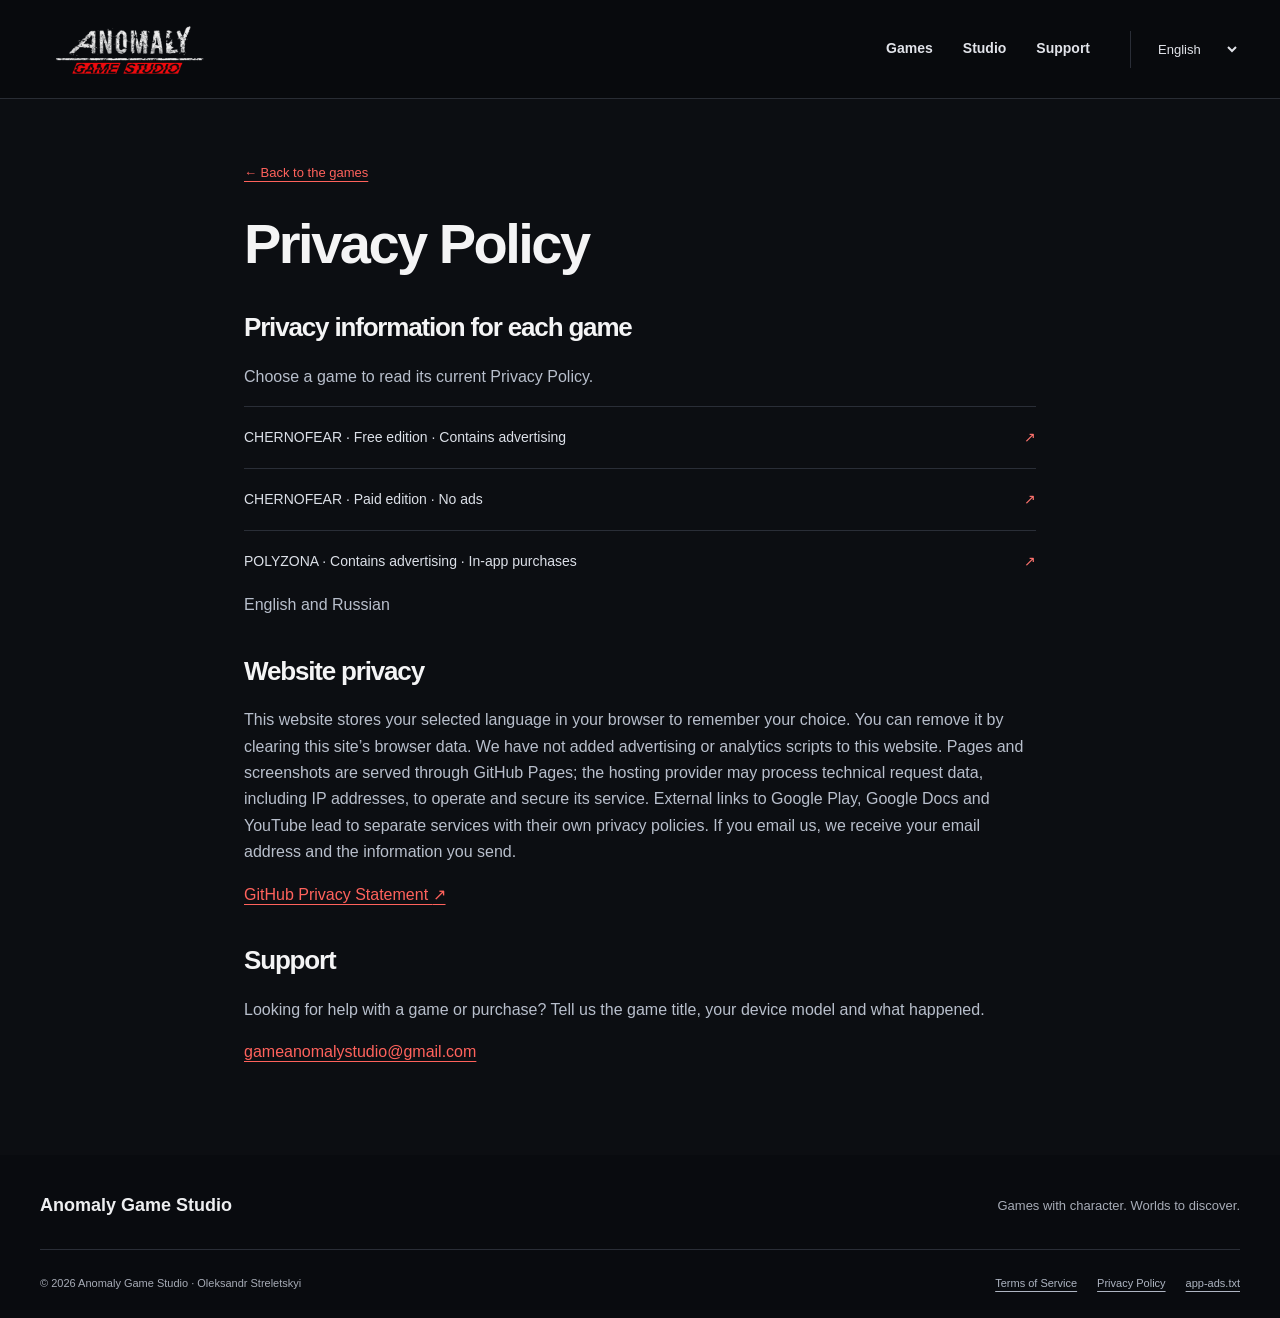
<file: privacy.html>
<!doctype html>
<html lang="en"><head><meta charset="utf-8"><meta name="viewport" content="width=device-width,initial-scale=1"><meta name="theme-color" content="#0b0d11"><title>Privacy Policy | Anomaly Game Studio</title><meta name="description" content="Games from Anomaly Game Studio. Explore our games, browse screenshots and find player support and policies."><link rel="stylesheet" href="style.css?v=studio2"><script defer src="content.js?v=studio2"></script><script defer src="games.js?v=studio2"></script><script defer src="render.js?v=studio2"></script><script defer src="site.js?v=studio2"></script></head><body data-page="privacy"><a class="skip" href="#main">Jump to content</a><header class="topbar"><div class="wrap header-inner"><a class="brand" href="index.html?lang=en" aria-label="Anomaly Game Studio"><img class="brand-logo" src="assets/studio-logo.png" alt="Anomaly Game Studio" width="1024" height="448"></a><nav class="nav" aria-label="Game catalogue"><a href="index.html?lang=en#games">Games</a><a href="index.html?lang=en#studio">Studio</a><a href="index.html?lang=en#support">Support</a></nav><label class="language"><span class="sr-only">Language</span><select id="language"><option value="en" selected>English</option><option value="ru">Русский</option><option value="uk">Українська</option><option value="cs">Čeština</option><option value="pl">Polski</option><option value="de">Deutsch</option><option value="fr">Français</option><option value="es">Español</option></select></label></div></header><main class="legal" id="main"><a class="back" href="index.html?lang=en">← Back to the games</a><h1>Privacy Policy</h1><h2>Privacy information for each game</h2><p>Choose a game to read its current Privacy Policy.</p><ul class="link-list"><li><a href="privacy-policy.html">CHERNOFEAR · Free edition · Contains advertising <span aria-hidden="true">↗</span></a></li><li><a href="privacy-policy.html">CHERNOFEAR · Paid edition · No ads <span aria-hidden="true">↗</span></a></li><li><a href="privacy-policy.html">POLYZONA · Contains advertising · In-app purchases <span aria-hidden="true">↗</span></a></li></ul><p>English and Russian</p><h2>Website privacy</h2><p>This website stores your selected language in your browser to remember your choice. You can remove it by clearing this site’s browser data. We have not added advertising or analytics scripts to this website. Pages and screenshots are served through GitHub Pages; the hosting provider may process technical request data, including IP addresses, to operate and secure its service. External links to Google Play, Google Docs and YouTube lead to separate services with their own privacy policies. If you email us, we receive your email address and the information you send.</p><p><a href="https://docs.github.com/en/site-policy/privacy-policies/github-general-privacy-statement">GitHub Privacy Statement <span aria-hidden="true">↗</span></a></p><h2>Support</h2><p>Looking for help with a game or purchase? Tell us the game title, your device model and what happened.</p><a href="mailto:gameanomalystudio@gmail.com">gameanomalystudio@gmail.com</a></main><footer class="footer"><div class="wrap footer-top"><a class="footer-brand" href="index.html?lang=en">Anomaly Game Studio</a><p>Games with character. Worlds to discover.</p></div><div class="wrap footer-bottom"><p>© 2026 Anomaly Game Studio · Oleksandr Streletskyi</p><div class="footer-links"><a href="terms.html?lang=en">Terms of Service</a><a href="privacy.html?lang=en">Privacy Policy</a><a href="app-ads.txt">app-ads.txt</a></div></div></footer></body></html>
</file>
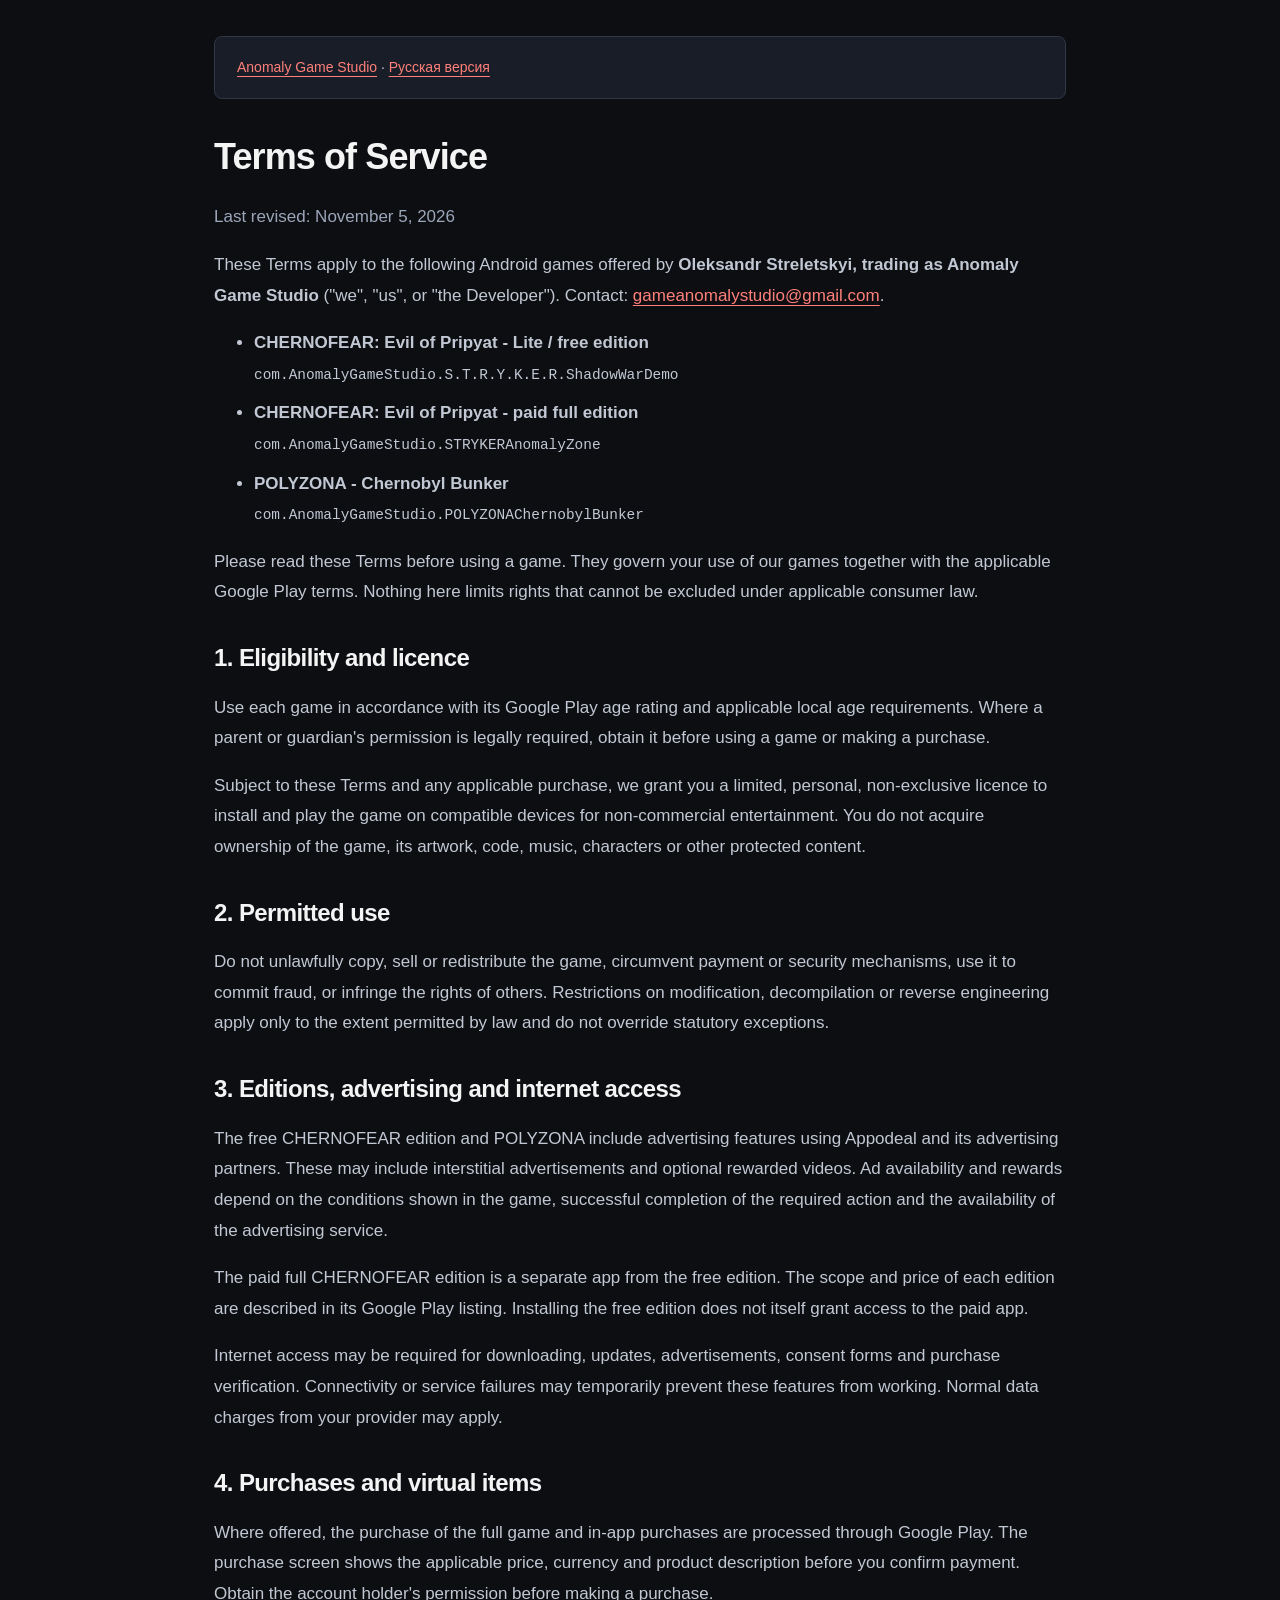
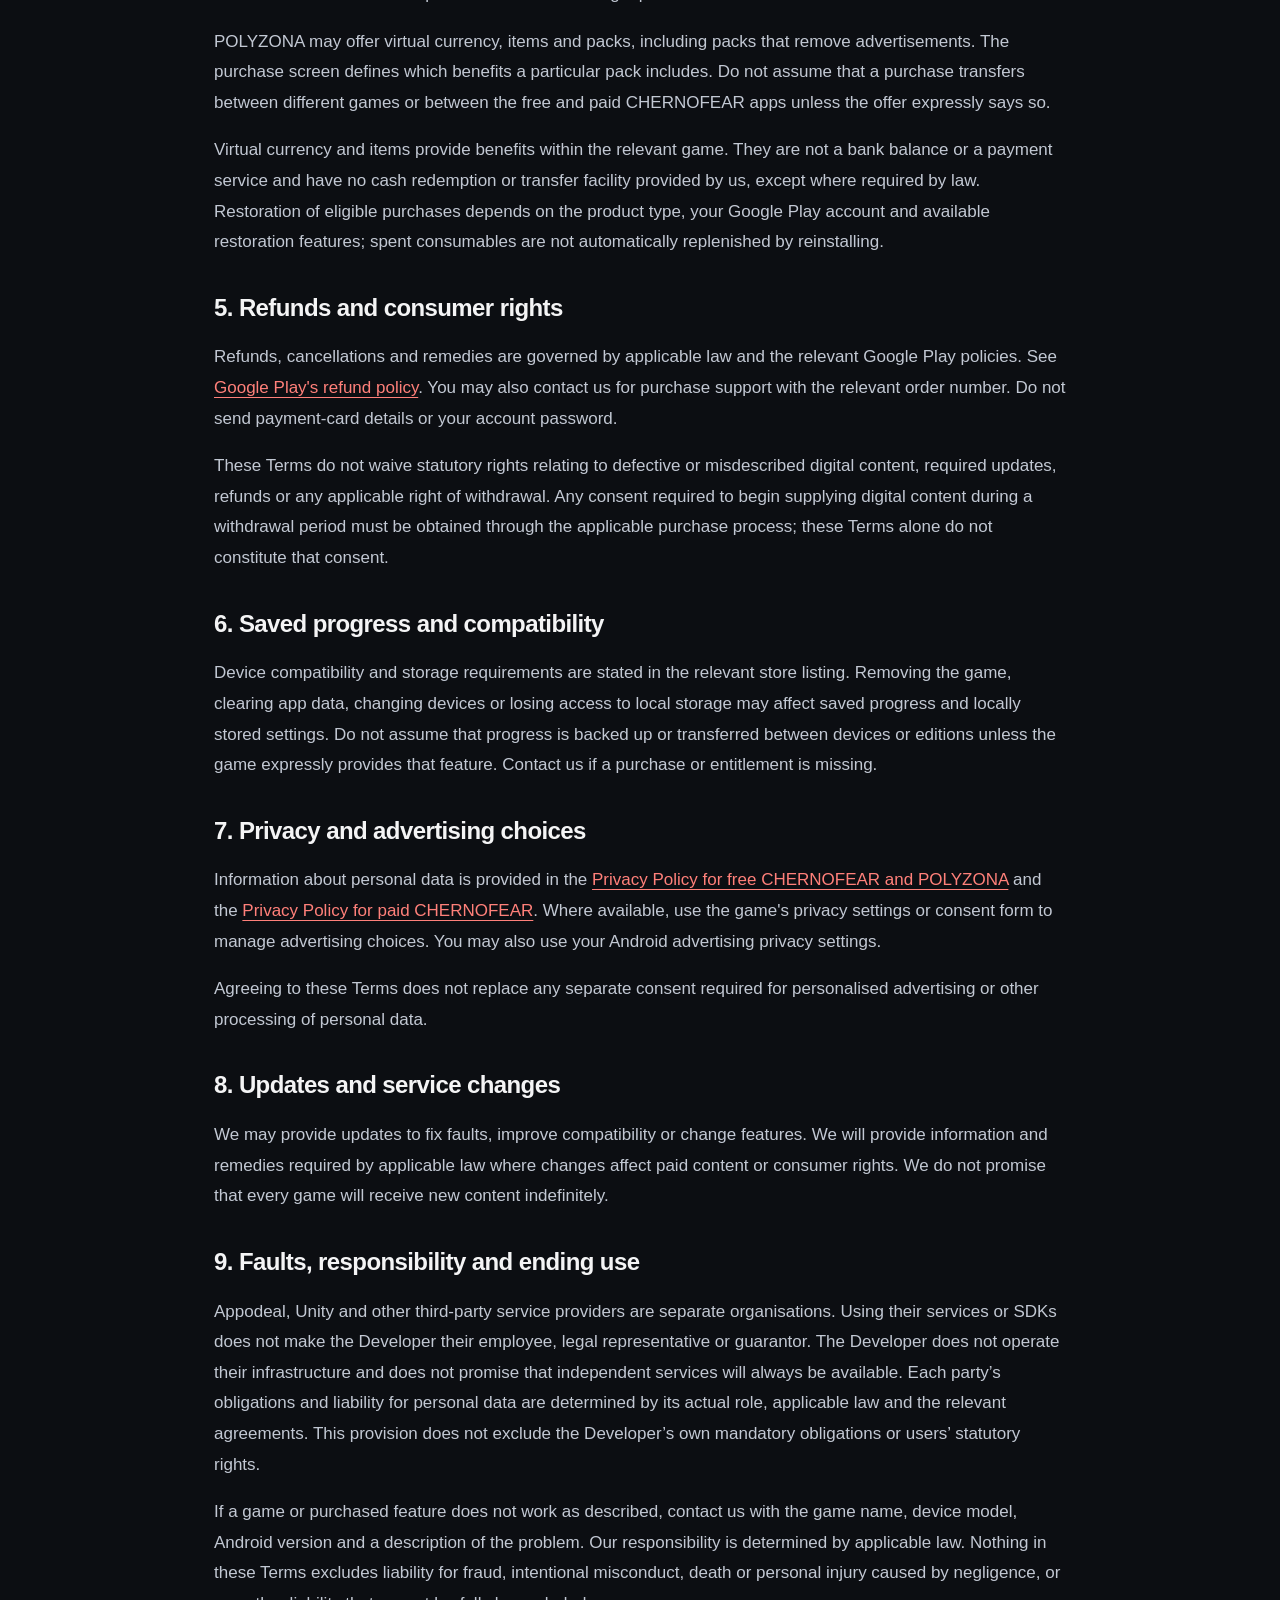
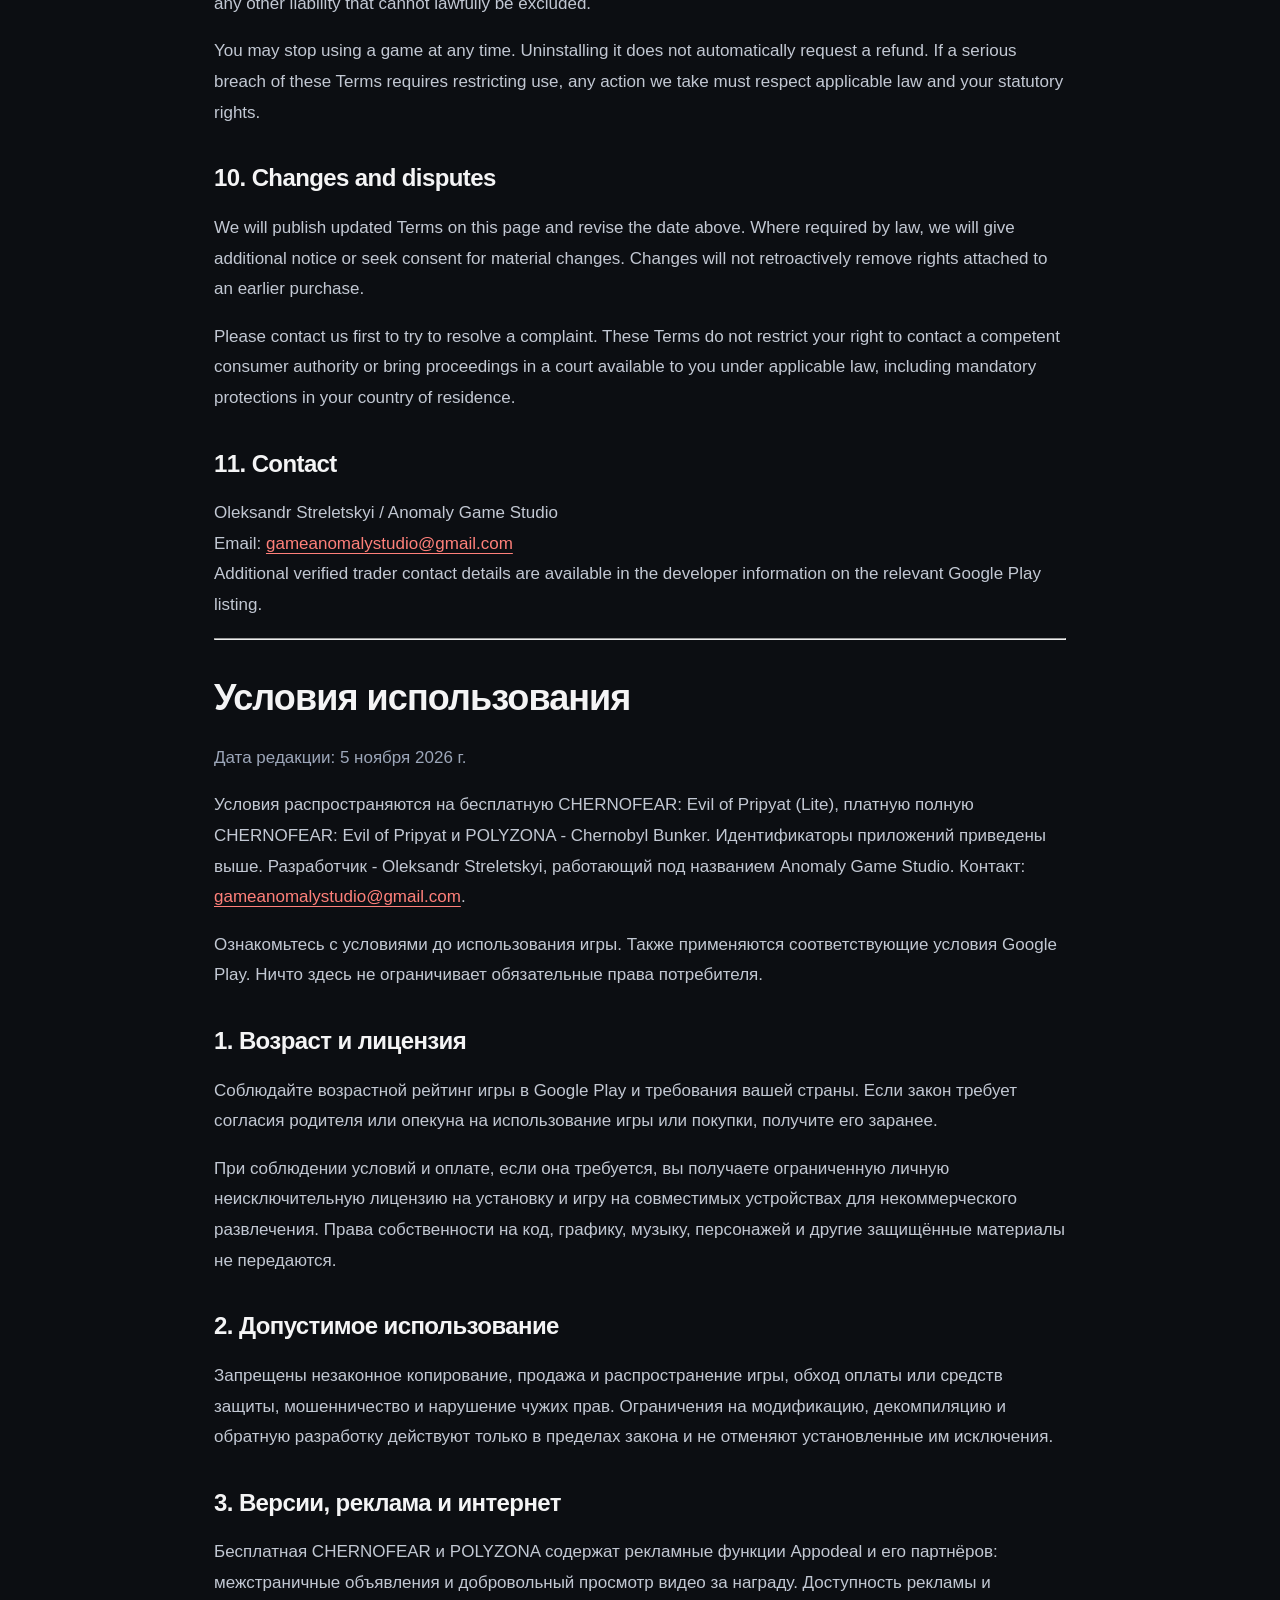
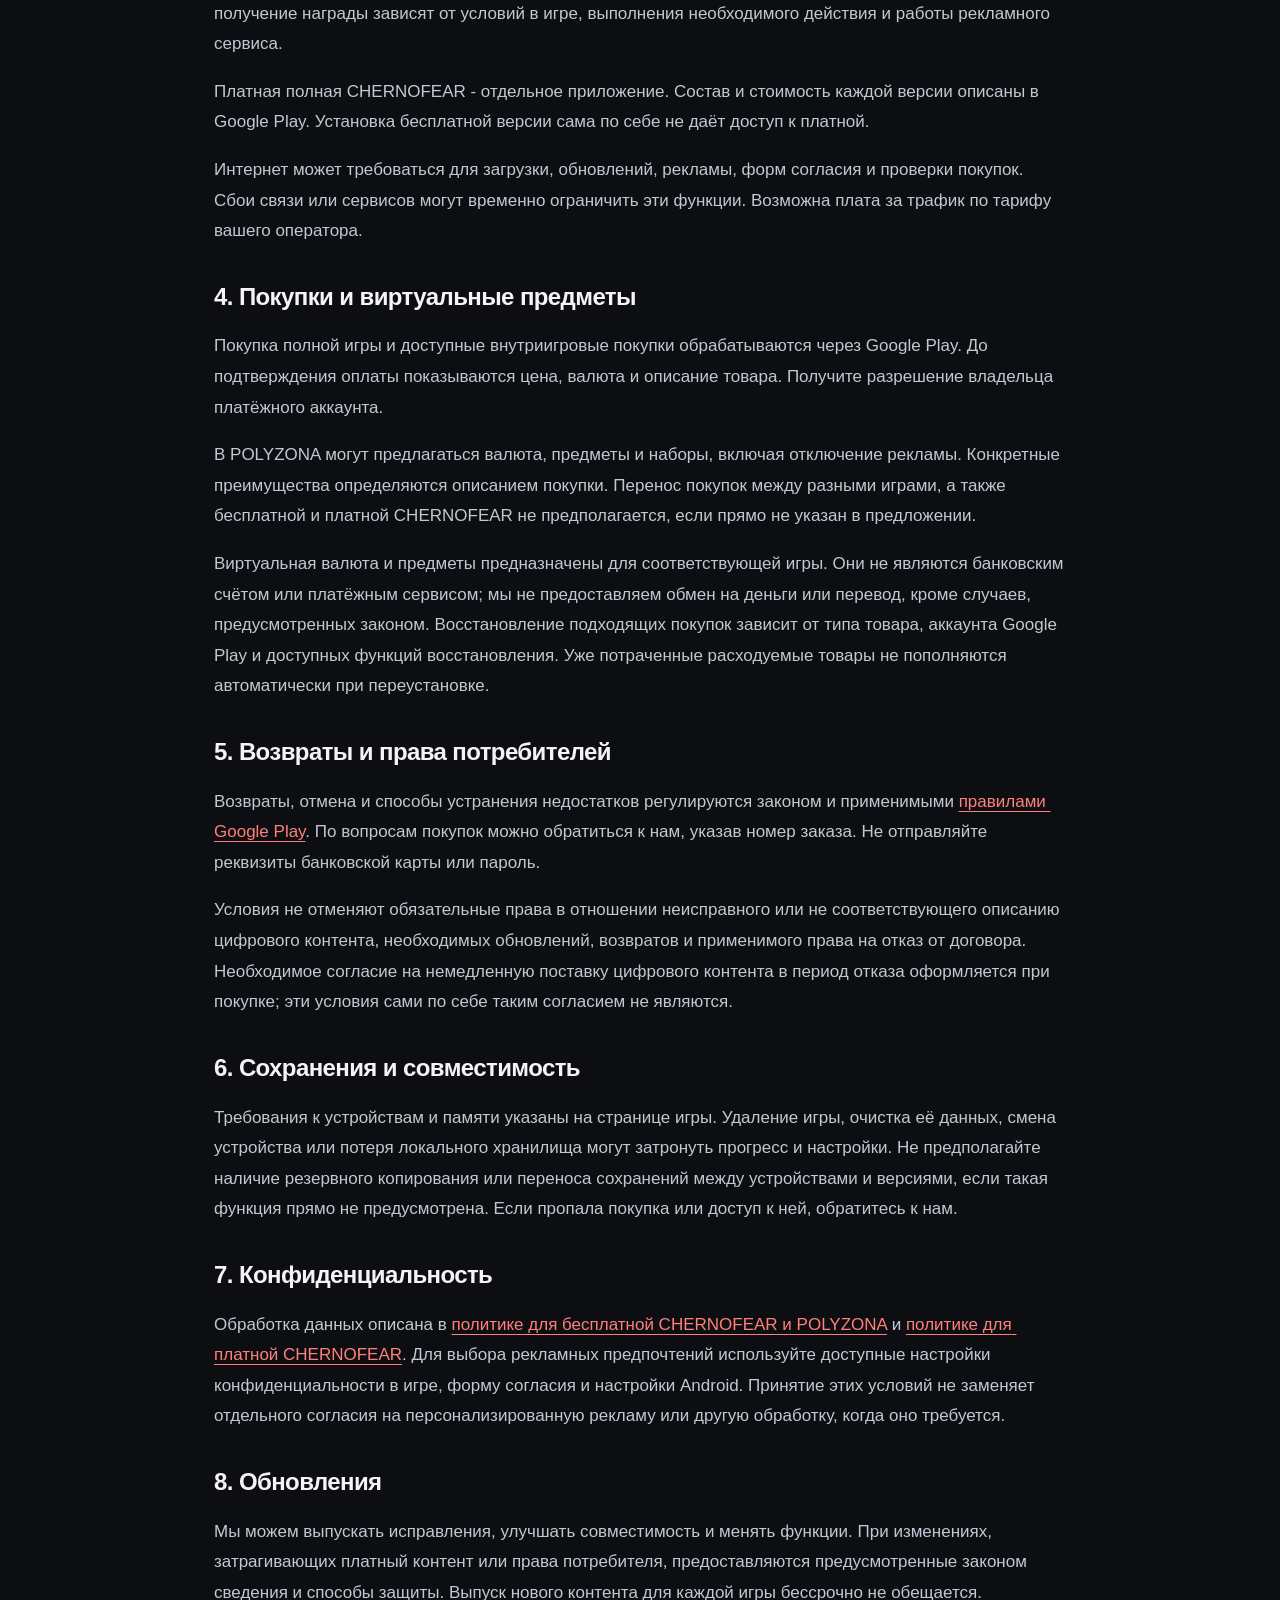
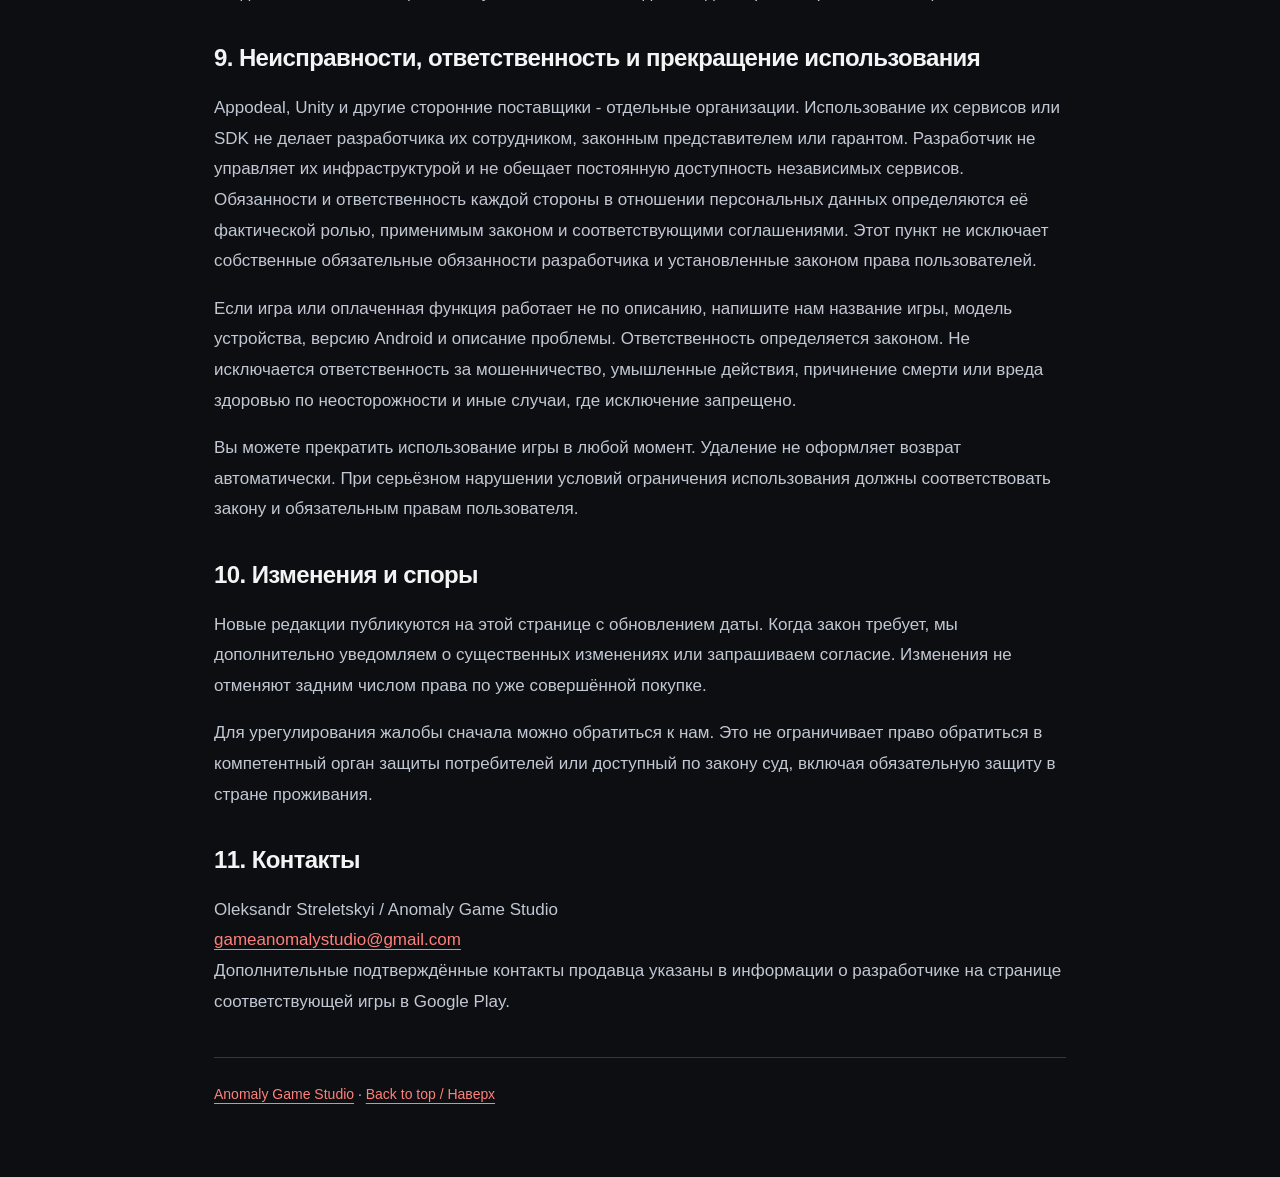
<file: terms-details.html>
<!DOCTYPE html>
<html lang="en">
<head>
<meta charset="UTF-8">
<meta name="viewport" content="width=device-width, initial-scale=1.0">
<meta name="description" content="Terms of Service for CHERNOFEAR: Evil of Pripyat, CHERNOFEAR Lite and POLYZONA - Chernobyl Bunker by Anomaly Game Studio.">
<title>Terms of Service | Anomaly Game Studio</title>
<link rel="stylesheet" href="legal.css?v=studio2">
</head>
<body><main>
<nav aria-label="Navigation"><a href="index.html">Anomaly Game Studio</a> · <a href="#ru" lang="ru">Русская версия</a></nav>
<h1>Terms of Service</h1>
<p class="muted">Last revised: November 5, 2026</p>
<p>These Terms apply to the following Android games offered by <strong>Oleksandr Streletskyi, trading as Anomaly Game Studio</strong> ("we", "us", or "the Developer"). Contact: <a href="mailto:gameanomalystudio@gmail.com">gameanomalystudio@gmail.com</a>.</p>
<ul>
<li id="chernofear-lite"><strong>CHERNOFEAR: Evil of Pripyat - Lite / free edition</strong><br><code>com.AnomalyGameStudio.S.T.R.Y.K.E.R.ShadowWarDemo</code></li>
<li id="chernofear-full"><strong>CHERNOFEAR: Evil of Pripyat - paid full edition</strong><br><code>com.AnomalyGameStudio.STRYKERAnomalyZone</code></li>
<li id="polyzona"><strong>POLYZONA - Chernobyl Bunker</strong><br><code>com.AnomalyGameStudio.POLYZONAChernobylBunker</code></li>
</ul>
<p>Please read these Terms before using a game. They govern your use of our games together with the applicable Google Play terms. Nothing here limits rights that cannot be excluded under applicable consumer law.</p>
<h2>1. Eligibility and licence</h2>
<p>Use each game in accordance with its Google Play age rating and applicable local age requirements. Where a parent or guardian's permission is legally required, obtain it before using a game or making a purchase.</p>
<p>Subject to these Terms and any applicable purchase, we grant you a limited, personal, non-exclusive licence to install and play the game on compatible devices for non-commercial entertainment. You do not acquire ownership of the game, its artwork, code, music, characters or other protected content.</p>
<h2>2. Permitted use</h2>
<p>Do not unlawfully copy, sell or redistribute the game, circumvent payment or security mechanisms, use it to commit fraud, or infringe the rights of others. Restrictions on modification, decompilation or reverse engineering apply only to the extent permitted by law and do not override statutory exceptions.</p>
<h2>3. Editions, advertising and internet access</h2>
<p>The free CHERNOFEAR edition and POLYZONA include advertising features using Appodeal and its advertising partners. These may include interstitial advertisements and optional rewarded videos. Ad availability and rewards depend on the conditions shown in the game, successful completion of the required action and the availability of the advertising service.</p>
<p>The paid full CHERNOFEAR edition is a separate app from the free edition. The scope and price of each edition are described in its Google Play listing. Installing the free edition does not itself grant access to the paid app.</p>
<p>Internet access may be required for downloading, updates, advertisements, consent forms and purchase verification. Connectivity or service failures may temporarily prevent these features from working. Normal data charges from your provider may apply.</p>
<h2>4. Purchases and virtual items</h2>
<p>Where offered, the purchase of the full game and in-app purchases are processed through Google Play. The purchase screen shows the applicable price, currency and product description before you confirm payment. Obtain the account holder's permission before making a purchase.</p>
<p>POLYZONA may offer virtual currency, items and packs, including packs that remove advertisements. The purchase screen defines which benefits a particular pack includes. Do not assume that a purchase transfers between different games or between the free and paid CHERNOFEAR apps unless the offer expressly says so.</p>
<p>Virtual currency and items provide benefits within the relevant game. They are not a bank balance or a payment service and have no cash redemption or transfer facility provided by us, except where required by law. Restoration of eligible purchases depends on the product type, your Google Play account and available restoration features; spent consumables are not automatically replenished by reinstalling.</p>
<h2>5. Refunds and consumer rights</h2>
<p>Refunds, cancellations and remedies are governed by applicable law and the relevant Google Play policies. See <a href="https://support.google.com/googleplay/answer/2479637?hl=en">Google Play's refund policy</a>. You may also contact us for purchase support with the relevant order number. Do not send payment-card details or your account password.</p>
<p>These Terms do not waive statutory rights relating to defective or misdescribed digital content, required updates, refunds or any applicable right of withdrawal. Any consent required to begin supplying digital content during a withdrawal period must be obtained through the applicable purchase process; these Terms alone do not constitute that consent.</p>
<h2>6. Saved progress and compatibility</h2>
<p>Device compatibility and storage requirements are stated in the relevant store listing. Removing the game, clearing app data, changing devices or losing access to local storage may affect saved progress and locally stored settings. Do not assume that progress is backed up or transferred between devices or editions unless the game expressly provides that feature. Contact us if a purchase or entitlement is missing.</p>
<h2>7. Privacy and advertising choices</h2>
<p>Information about personal data is provided in the <a href="privacy-policy.html">Privacy Policy for free CHERNOFEAR and POLYZONA</a> and the <a href="privacy-policy.html">Privacy Policy for paid CHERNOFEAR</a>. Where available, use the game's privacy settings or consent form to manage advertising choices. You may also use your Android advertising privacy settings.</p>
<p>Agreeing to these Terms does not replace any separate consent required for personalised advertising or other processing of personal data.</p>
<h2>8. Updates and service changes</h2>
<p>We may provide updates to fix faults, improve compatibility or change features. We will provide information and remedies required by applicable law where changes affect paid content or consumer rights. We do not promise that every game will receive new content indefinitely.</p>
<h2>9. Faults, responsibility and ending use</h2>
<p>Appodeal, Unity and other third-party service providers are separate organisations. Using their services or SDKs does not make the Developer their employee, legal representative or guarantor. The Developer does not operate their infrastructure and does not promise that independent services will always be available. Each party’s obligations and liability for personal data are determined by its actual role, applicable law and the relevant agreements. This provision does not exclude the Developer’s own mandatory obligations or users’ statutory rights.</p>
<p>If a game or purchased feature does not work as described, contact us with the game name, device model, Android version and a description of the problem. Our responsibility is determined by applicable law. Nothing in these Terms excludes liability for fraud, intentional misconduct, death or personal injury caused by negligence, or any other liability that cannot lawfully be excluded.</p>
<p>You may stop using a game at any time. Uninstalling it does not automatically request a refund. If a serious breach of these Terms requires restricting use, any action we take must respect applicable law and your statutory rights.</p>
<h2>10. Changes and disputes</h2>
<p>We will publish updated Terms on this page and revise the date above. Where required by law, we will give additional notice or seek consent for material changes. Changes will not retroactively remove rights attached to an earlier purchase.</p>
<p>Please contact us first to try to resolve a complaint. These Terms do not restrict your right to contact a competent consumer authority or bring proceedings in a court available to you under applicable law, including mandatory protections in your country of residence.</p>
<h2>11. Contact</h2>
<p>Oleksandr Streletskyi / Anomaly Game Studio<br>Email: <a href="mailto:gameanomalystudio@gmail.com">gameanomalystudio@gmail.com</a><br>Additional verified trader contact details are available in the developer information on the relevant Google Play listing.</p>
<hr>
<section id="ru" lang="ru">
<h1>Условия использования</h1>
<p class="muted">Дата редакции: 5 ноября 2026 г.</p>
<p>Условия распространяются на бесплатную CHERNOFEAR: Evil of Pripyat (Lite), платную полную CHERNOFEAR: Evil of Pripyat и POLYZONA - Chernobyl Bunker. Идентификаторы приложений приведены выше. Разработчик - Oleksandr Streletskyi, работающий под названием Anomaly Game Studio. Контакт: <a href="mailto:gameanomalystudio@gmail.com">gameanomalystudio@gmail.com</a>.</p>
<p>Ознакомьтесь с условиями до использования игры. Также применяются соответствующие условия Google Play. Ничто здесь не ограничивает обязательные права потребителя.</p>
<h2>1. Возраст и лицензия</h2>
<p>Соблюдайте возрастной рейтинг игры в Google Play и требования вашей страны. Если закон требует согласия родителя или опекуна на использование игры или покупки, получите его заранее.</p>
<p>При соблюдении условий и оплате, если она требуется, вы получаете ограниченную личную неисключительную лицензию на установку и игру на совместимых устройствах для некоммерческого развлечения. Права собственности на код, графику, музыку, персонажей и другие защищённые материалы не передаются.</p>
<h2>2. Допустимое использование</h2>
<p>Запрещены незаконное копирование, продажа и распространение игры, обход оплаты или средств защиты, мошенничество и нарушение чужих прав. Ограничения на модификацию, декомпиляцию и обратную разработку действуют только в пределах закона и не отменяют установленные им исключения.</p>
<h2>3. Версии, реклама и интернет</h2>
<p>Бесплатная CHERNOFEAR и POLYZONA содержат рекламные функции Appodeal и его партнёров: межстраничные объявления и добровольный просмотр видео за награду. Доступность рекламы и получение награды зависят от условий в игре, выполнения необходимого действия и работы рекламного сервиса.</p>
<p>Платная полная CHERNOFEAR - отдельное приложение. Состав и стоимость каждой версии описаны в Google Play. Установка бесплатной версии сама по себе не даёт доступ к платной.</p>
<p>Интернет может требоваться для загрузки, обновлений, рекламы, форм согласия и проверки покупок. Сбои связи или сервисов могут временно ограничить эти функции. Возможна плата за трафик по тарифу вашего оператора.</p>
<h2>4. Покупки и виртуальные предметы</h2>
<p>Покупка полной игры и доступные внутриигровые покупки обрабатываются через Google Play. До подтверждения оплаты показываются цена, валюта и описание товара. Получите разрешение владельца платёжного аккаунта.</p>
<p>В POLYZONA могут предлагаться валюта, предметы и наборы, включая отключение рекламы. Конкретные преимущества определяются описанием покупки. Перенос покупок между разными играми, а также бесплатной и платной CHERNOFEAR не предполагается, если прямо не указан в предложении.</p>
<p>Виртуальная валюта и предметы предназначены для соответствующей игры. Они не являются банковским счётом или платёжным сервисом; мы не предоставляем обмен на деньги или перевод, кроме случаев, предусмотренных законом. Восстановление подходящих покупок зависит от типа товара, аккаунта Google Play и доступных функций восстановления. Уже потраченные расходуемые товары не пополняются автоматически при переустановке.</p>
<h2>5. Возвраты и права потребителей</h2>
<p>Возвраты, отмена и способы устранения недостатков регулируются законом и применимыми <a href="https://support.google.com/googleplay/answer/2479637?hl=ru">правилами Google Play</a>. По вопросам покупок можно обратиться к нам, указав номер заказа. Не отправляйте реквизиты банковской карты или пароль.</p>
<p>Условия не отменяют обязательные права в отношении неисправного или не соответствующего описанию цифрового контента, необходимых обновлений, возвратов и применимого права на отказ от договора. Необходимое согласие на немедленную поставку цифрового контента в период отказа оформляется при покупке; эти условия сами по себе таким согласием не являются.</p>
<h2>6. Сохранения и совместимость</h2>
<p>Требования к устройствам и памяти указаны на странице игры. Удаление игры, очистка её данных, смена устройства или потеря локального хранилища могут затронуть прогресс и настройки. Не предполагайте наличие резервного копирования или переноса сохранений между устройствами и версиями, если такая функция прямо не предусмотрена. Если пропала покупка или доступ к ней, обратитесь к нам.</p>
<h2>7. Конфиденциальность</h2>
<p>Обработка данных описана в <a href="privacy-policy.html">политике для бесплатной CHERNOFEAR и POLYZONA</a> и <a href="privacy-policy.html">политике для платной CHERNOFEAR</a>. Для выбора рекламных предпочтений используйте доступные настройки конфиденциальности в игре, форму согласия и настройки Android. Принятие этих условий не заменяет отдельного согласия на персонализированную рекламу или другую обработку, когда оно требуется.</p>
<h2>8. Обновления</h2>
<p>Мы можем выпускать исправления, улучшать совместимость и менять функции. При изменениях, затрагивающих платный контент или права потребителя, предоставляются предусмотренные законом сведения и способы защиты. Выпуск нового контента для каждой игры бессрочно не обещается.</p>
<h2>9. Неисправности, ответственность и прекращение использования</h2>
<p>Appodeal, Unity и другие сторонние поставщики - отдельные организации. Использование их сервисов или SDK не делает разработчика их сотрудником, законным представителем или гарантом. Разработчик не управляет их инфраструктурой и не обещает постоянную доступность независимых сервисов. Обязанности и ответственность каждой стороны в отношении персональных данных определяются её фактической ролью, применимым законом и соответствующими соглашениями. Этот пункт не исключает собственные обязательные обязанности разработчика и установленные законом права пользователей.</p>
<p>Если игра или оплаченная функция работает не по описанию, напишите нам название игры, модель устройства, версию Android и описание проблемы. Ответственность определяется законом. Не исключается ответственность за мошенничество, умышленные действия, причинение смерти или вреда здоровью по неосторожности и иные случаи, где исключение запрещено.</p>
<p>Вы можете прекратить использование игры в любой момент. Удаление не оформляет возврат автоматически. При серьёзном нарушении условий ограничения использования должны соответствовать закону и обязательным правам пользователя.</p>
<h2>10. Изменения и споры</h2>
<p>Новые редакции публикуются на этой странице с обновлением даты. Когда закон требует, мы дополнительно уведомляем о существенных изменениях или запрашиваем согласие. Изменения не отменяют задним числом права по уже совершённой покупке.</p>
<p>Для урегулирования жалобы сначала можно обратиться к нам. Это не ограничивает право обратиться в компетентный орган защиты потребителей или доступный по закону суд, включая обязательную защиту в стране проживания.</p>
<h2>11. Контакты</h2>
<p>Oleksandr Streletskyi / Anomaly Game Studio<br><a href="mailto:gameanomalystudio@gmail.com">gameanomalystudio@gmail.com</a><br>Дополнительные подтверждённые контакты продавца указаны в информации о разработчике на странице соответствующей игры в Google Play.</p>
</section>
<footer><a href="index.html">Anomaly Game Studio</a> · <a href="#">Back to top / Наверх</a></footer>
</main></body></html>
</file>
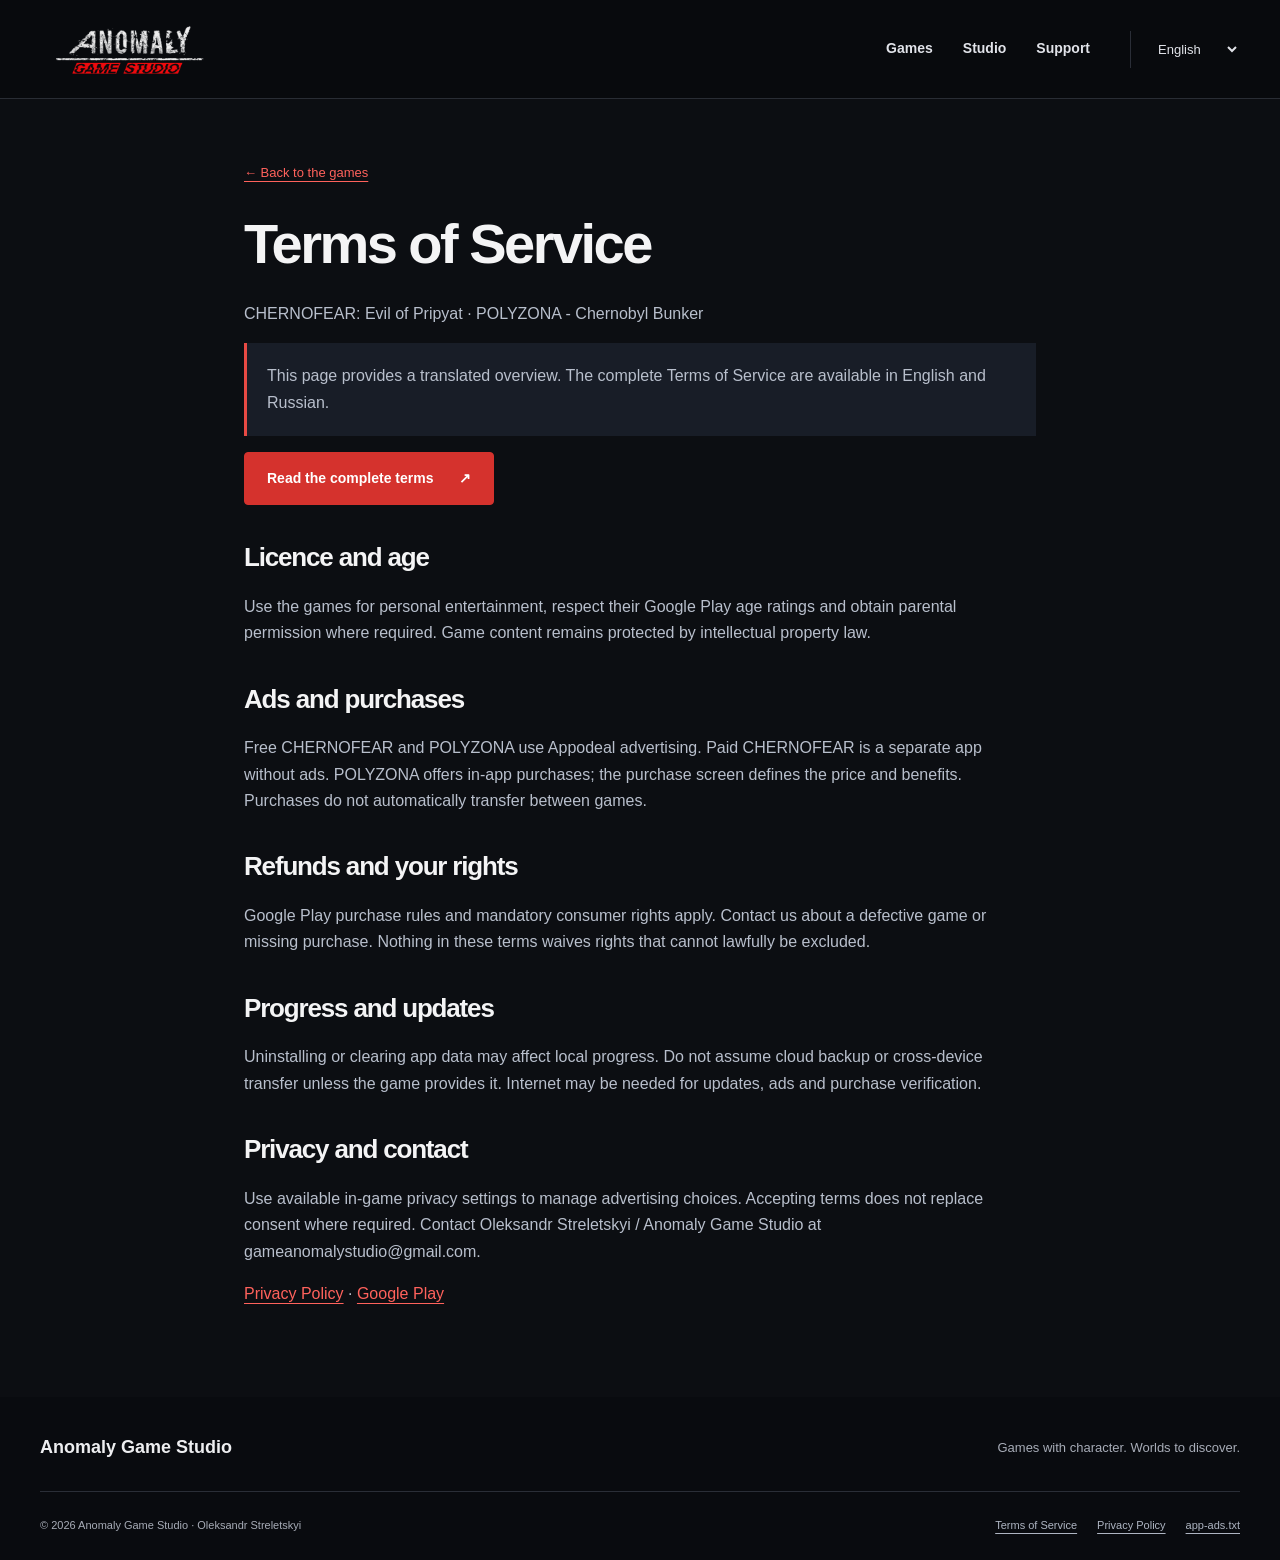
<file: terms.html>
<!doctype html>
<html lang="en"><head><meta charset="utf-8"><meta name="viewport" content="width=device-width,initial-scale=1"><meta name="theme-color" content="#0b0d11"><title>Terms of Service | Anomaly Game Studio</title><meta name="description" content="Games from Anomaly Game Studio. Explore our games, browse screenshots and find player support and policies."><link rel="stylesheet" href="style.css?v=studio2"><script defer src="content.js?v=studio2"></script><script defer src="games.js?v=studio2"></script><script defer src="render.js?v=studio2"></script><script defer src="site.js?v=studio2"></script></head><body data-page="terms"><a class="skip" href="#main">Jump to content</a><header class="topbar"><div class="wrap header-inner"><a class="brand" href="index.html?lang=en" aria-label="Anomaly Game Studio"><img class="brand-logo" src="assets/studio-logo.png" alt="Anomaly Game Studio" width="1024" height="448"></a><nav class="nav" aria-label="Game catalogue"><a href="index.html?lang=en#games">Games</a><a href="index.html?lang=en#studio">Studio</a><a href="index.html?lang=en#support">Support</a></nav><label class="language"><span class="sr-only">Language</span><select id="language"><option value="en" selected>English</option><option value="ru">Русский</option><option value="uk">Українська</option><option value="cs">Čeština</option><option value="pl">Polski</option><option value="de">Deutsch</option><option value="fr">Français</option><option value="es">Español</option></select></label></div></header><main class="legal" id="main"><a class="back" href="index.html?lang=en">← Back to the games</a><h1>Terms of Service</h1><p>CHERNOFEAR: Evil of Pripyat · POLYZONA - Chernobyl Bunker</p><p class="notice">This page provides a translated overview. The complete Terms of Service are available in English and Russian.</p><a class="button" href="terms-details.html">Read the complete terms <span aria-hidden="true">↗</span></a><section><h2>Licence and age</h2><p>Use the games for personal entertainment, respect their Google Play age ratings and obtain parental permission where required. Game content remains protected by intellectual property law.</p></section><section><h2>Ads and purchases</h2><p>Free CHERNOFEAR and POLYZONA use Appodeal advertising. Paid CHERNOFEAR is a separate app without ads. POLYZONA offers in-app purchases; the purchase screen defines the price and benefits. Purchases do not automatically transfer between games.</p></section><section><h2>Refunds and your rights</h2><p>Google Play purchase rules and mandatory consumer rights apply. Contact us about a defective game or missing purchase. Nothing in these terms waives rights that cannot lawfully be excluded.</p></section><section><h2>Progress and updates</h2><p>Uninstalling or clearing app data may affect local progress. Do not assume cloud backup or cross-device transfer unless the game provides it. Internet may be needed for updates, ads and purchase verification.</p></section><section><h2>Privacy and contact</h2><p>Use available in-game privacy settings to manage advertising choices. Accepting terms does not replace consent where required. Contact Oleksandr Streletskyi / Anomaly Game Studio at gameanomalystudio@gmail.com.</p></section><p><a href="privacy.html?lang=en">Privacy Policy</a> · <a href="https://support.google.com/googleplay/answer/2479637">Google Play</a></p></main><footer class="footer"><div class="wrap footer-top"><a class="footer-brand" href="index.html?lang=en">Anomaly Game Studio</a><p>Games with character. Worlds to discover.</p></div><div class="wrap footer-bottom"><p>© 2026 Anomaly Game Studio · Oleksandr Streletskyi</p><div class="footer-links"><a href="terms.html?lang=en">Terms of Service</a><a href="privacy.html?lang=en">Privacy Policy</a><a href="app-ads.txt">app-ads.txt</a></div></div></footer></body></html>
</file>
<file: style.css>
:root{color-scheme:light;--bg:#f8f9fc;--paper:#fff;--ink:#181c2b;--muted:#626979;--blue:#3455d9;--line:#dfe3ed;--radius:16px}
*{box-sizing:border-box}html{scroll-behavior:smooth;scroll-padding-top:24px}body{margin:0;background:var(--bg);color:var(--ink);font:16px/1.65 "Segoe UI",Inter,Arial,sans-serif;-webkit-font-smoothing:antialiased}a{color:var(--blue);text-underline-offset:4px}a:hover{color:#233b9e}button,select{font:inherit}button,a,select{-webkit-tap-highlight-color:transparent}a:focus-visible,button:focus-visible,select:focus-visible,summary:focus-visible{outline:3px solid var(--blue);outline-offset:5px}img{display:block;max-width:100%;height:auto}h1,h2,h3,p{margin-top:0}h1,h2,h3{line-height:1.1;letter-spacing:-.045em;font-weight:650}h1{font-size:clamp(40px,5.1vw,74px);margin-bottom:26px}h1>span{display:block}h2{font-size:clamp(34px,3.5vw,50px);margin-bottom:22px}h3{font-size:28px}.wrap{width:min(1240px,calc(100% - 80px));margin:auto}.topbar{background:var(--paper);border-bottom:1px solid var(--line)}.header-inner{display:flex;align-items:center;gap:40px;min-height:94px}.brand{display:flex;align-items:center;gap:12px;text-decoration:none;color:var(--ink);flex-shrink:0}.brand-symbol{font-size:46px;line-height:1;font-weight:800;letter-spacing:-6px;margin-right:5px}.brand-symbol span{color:var(--blue)}.brand-name{font-size:17px;letter-spacing:.08em;font-weight:750;line-height:1.25}.brand-name>span{display:block;font-size:9px;letter-spacing:.3em;font-weight:500;margin-top:3px}.nav{display:flex;gap:30px;margin-left:auto}.nav a{font-size:14px;font-weight:550;color:var(--ink);text-decoration:none}.nav a:hover{color:var(--blue)}.language{border-left:1px solid var(--line);padding-left:23px}.language select{border:0;color:var(--ink);background:transparent;padding:10px 0;font-size:13px;max-width:125px;cursor:pointer}.hero{display:grid;grid-template-columns:1.22fr 1fr;align-items:center;gap:60px;padding-top:64px;padding-bottom:64px}.eyebrow{font-size:11px;text-transform:uppercase;letter-spacing:.13em;font-weight:650;color:var(--blue);margin-bottom:24px;display:flex;align-items:center;gap:10px}.status-dot{height:7px;width:7px;border-radius:50%;background:var(--blue);flex-shrink:0}.accent{color:var(--blue)}.intro{font-size:17px;color:var(--muted);max-width:490px;line-height:1.8;margin-bottom:31px}.actions{display:flex;align-items:center;gap:26px;flex-wrap:wrap}.button{display:inline-flex;align-items:center;justify-content:space-between;gap:25px;background:var(--blue);color:#fff;border:1px solid var(--blue);border-radius:6px;text-decoration:none;padding:14px 22px;font-size:14px;font-weight:600;min-height:50px}.button:hover{background:#233b9e;color:#fff}.text-link{font-size:14px;color:var(--ink);text-decoration:none;border-bottom:1px solid #aeb6ca;padding:4px 0}.text-link span{margin-left:16px}.hero-visual{position:relative;background:var(--blue);border-radius:var(--radius);aspect-ratio:1/1.06;color:white;overflow:hidden;align-self:stretch;display:flex;align-items:center}.studio-art{width:100%;height:auto}.visual-top,.visual-bottom{position:absolute;left:28px;right:28px;display:flex;justify-content:space-between;font-size:11px;font-weight:600;letter-spacing:.15em}.visual-top{top:25px}.visual-bottom{bottom:25px;font-size:9px;color:#e4e9ff}.studio-strip{border-top:1px solid var(--line);border-bottom:1px solid var(--line);background:white}.studio-strip .wrap{display:flex;align-items:center;justify-content:space-between;padding-top:17px;padding-bottom:17px;font-size:12px;color:var(--muted)}.studio-strip a{color:var(--ink);text-decoration:none}.studio-strip a span{margin-left:20px}.section{padding-top:88px;padding-bottom:88px}.section-heading{display:flex;justify-content:space-between;align-items:end;gap:40px;margin-bottom:38px}.section-heading .eyebrow{margin-bottom:15px}.section-heading h2{margin-bottom:0}.section-heading>p{max-width:400px;color:var(--muted);font-size:15px;margin-bottom:0}.games-grid,.compare-grid{display:grid;grid-template-columns:repeat(2,minmax(0,1fr));gap:28px}.game{background:white;border:1px solid var(--line);border-radius:var(--radius);overflow:hidden;display:flex;flex-direction:column}.game-art{display:block;position:relative;aspect-ratio:16/9;overflow:hidden;background:#242b39}.game-art>img{width:100%;height:100%;object-fit:cover;transition:transform .3s ease}.game-art:hover>img{transform:scale(1.03)}.platform{position:absolute;left:20px;top:20px;font-size:10px;font-weight:600;letter-spacing:.04em;padding:6px 11px;border-radius:4px;background:#fff;color:var(--ink)}.art-link{position:absolute;bottom:18px;right:18px;border:1px solid #ffffff88;background:#151d3299;color:white;border-radius:50%;width:38px;height:38px;display:grid;place-items:center;font-size:20px}.game-copy{padding:28px 28px 20px;flex:1;display:flex;flex-direction:column}.game-title{display:flex;justify-content:space-between;gap:12px;align-items:start}.game-title h3{font-size:29px;letter-spacing:-.03em;margin-bottom:5px}.subtitle{font-size:13px;color:var(--muted);margin-bottom:23px}.game-number{color:#a3aab9;font-size:13px;font-variant-numeric:tabular-nums}.game-description{font-size:14px;color:var(--muted);line-height:1.8;margin-bottom:24px}.editions{margin-top:auto}.edition{display:flex;align-items:center;justify-content:space-between;gap:15px;border-top:1px solid var(--line);padding:17px 0;text-decoration:none;font-size:12px;color:var(--muted)}.edition:hover{color:var(--blue)}.store-link{white-space:nowrap;color:var(--blue);font-weight:650;font-size:12px}.store-link span{margin-left:8px}.trailer{display:flex;gap:9px;align-items:center;font-size:12px;text-decoration:none;color:var(--muted);border-top:1px solid var(--line);padding:14px 0 0}.trailer span:last-child{margin-left:auto}.about{padding:80px 0;background:#1b2442;color:white}.about-grid{display:grid;grid-template-columns:1fr 1fr;gap:80px;align-items:start}.about .eyebrow{color:#b8c5ff}.about h2{font-size:clamp(32px,3.2vw,47px);line-height:1.17;margin-bottom:0}.about-copy p{color:#d3d8e9;font-size:16px;margin-bottom:20px}.about-copy p+p{font-size:14px;color:#aeb9d4}.light-link{color:white;text-decoration:none;display:inline-flex;gap:30px;align-items:center;font-size:14px;border-bottom:1px solid #7180a7;padding-bottom:6px;margin-top:8px}.light-link:hover{color:#c7d1ff}.gallery-heading{display:flex;align-items:baseline;gap:15px;flex-wrap:wrap;margin-bottom:16px}.gallery-heading h3{font-size:20px;margin:0;letter-spacing:-.02em}.gallery-heading>span{font-size:12px;color:var(--muted)}.gallery-stage{width:100%;position:relative;padding:0;border:0;border-radius:10px;overflow:hidden;cursor:zoom-in;display:block;background:#1b2442}.gallery-stage img{width:100%;aspect-ratio:16/9;object-fit:cover}.expand{position:absolute;right:12px;bottom:12px;background:#fff;color:var(--ink);border-radius:4px;width:32px;height:32px;display:grid;place-items:center}.thumbs{display:flex;gap:10px;margin:13px 0}.thumbs button{padding:3px;border:2px solid transparent;background:transparent;border-radius:6px;cursor:pointer;width:calc(100% / 3)}.thumbs button img{border-radius:3px;width:100%;aspect-ratio:16/9;object-fit:cover}.thumbs button[aria-pressed=true]{border-color:var(--blue)}.source{font-size:11px;color:var(--muted);text-decoration:none}.support-section{background:#edf0f8;border-top:1px solid var(--line);padding:76px 0}.support-grid{display:grid;grid-template-columns:1.15fr 1fr;gap:90px;align-items:start}.support-grid h2{font-size:38px}.support-grid section>p:not(.eyebrow){font-size:15px;color:var(--muted);max-width:470px}.support-mail{display:block;margin-top:17px;font-size:13px;overflow-wrap:anywhere}.note{font-size:12px!important;margin-top:17px}.policy-panel{padding:30px;background:white;border:1px solid var(--line);border-radius:12px}.policy-panel h3{font-size:23px;letter-spacing:-.025em;margin-bottom:24px}.link-list{list-style:none;padding:0;margin:0}.link-list li{border-top:1px solid var(--line)}.link-list a{display:flex;justify-content:space-between;gap:18px;padding:19px 0;text-decoration:none;font-size:14px}.footer{padding:36px 0 26px;background:white}.footer-top,.footer-bottom{display:flex;justify-content:space-between;align-items:center;gap:22px;flex-wrap:wrap}.footer-top{padding-bottom:28px;border-bottom:1px solid var(--line)}.footer-brand{font-weight:650;color:var(--ink);text-decoration:none;font-size:18px}.footer-top p{font-size:13px;color:var(--muted);margin:0}.footer-bottom{padding-top:24px;color:var(--muted);font-size:11px}.footer-bottom p{margin:0}.footer-links{display:flex;gap:20px;flex-wrap:wrap}.footer-links a{color:var(--muted)}.legal{max-width:840px;margin:60px auto 90px;padding:0 24px}.legal h1{font-size:clamp(36px,5vw,56px);margin-top:28px;overflow-wrap:anywhere}.legal h2{font-size:26px;margin-top:38px}.legal p{color:#50596c;overflow-wrap:anywhere}.back{font-size:13px}.notice{padding:20px;border-left:3px solid var(--blue);background:#edf0fa}.skip{position:absolute;left:16px;top:-100px;background:var(--blue);color:white;padding:12px;z-index:10}.skip:focus{top:12px}.sr-only{position:absolute;width:1px;height:1px;padding:0;margin:-1px;overflow:hidden;clip:rect(0,0,0,0);white-space:nowrap;border:0}dialog{padding:52px 16px 16px;border:1px solid #555f7a;border-radius:12px;background:#111727;max-width:min(96vw,1280px);max-height:94vh;color:white}dialog::backdrop{background:#101626dd}dialog img{max-height:78vh;object-fit:contain;width:auto;max-width:100%;margin:auto}#close-dialog{position:absolute;right:16px;top:12px;border:0;border-radius:4px;background:#fff;color:#111827;padding:6px 14px;cursor:pointer;font-size:13px}
@media(min-width:1450px){.hero{gap:80px}.hero-visual{max-height:515px}}
@media(max-width:1000px){.wrap{width:calc(100% - 48px)}.header-inner{gap:24px}.nav{gap:20px}.hero{gap:30px}.hero h1{font-size:clamp(40px,5.2vw,58px)}.hero-visual{aspect-ratio:auto;min-height:390px}.about-grid,.support-grid{gap:40px}.edition{align-items:flex-start;flex-direction:column;gap:7px}.section-heading>p{max-width:330px}}
@media(max-width:720px){.wrap{width:calc(100% - 40px)}.header-inner{min-height:108px;flex-wrap:wrap;padding:14px 0;column-gap:12px;row-gap:8px}.brand-name{font-size:14px}.brand-symbol{font-size:38px}.nav{order:3;width:100%;margin:0;gap:25px;justify-content:center;border-top:1px solid var(--line);padding-top:9px}.nav a{font-size:13px}.language{margin-left:auto;padding-left:10px}.language select{font-size:12px;max-width:105px}.hero{grid-template-columns:1fr;gap:35px;padding-top:44px;padding-bottom:35px}.hero h1{font-size:clamp(39px,8.5vw,61px)}.eyebrow{font-size:10px;letter-spacing:.09em}.intro{font-size:16px;max-width:100%}.hero-visual{aspect-ratio:1.3;min-height:0;max-height:410px;justify-content:center}.studio-art{width:85%;max-height:100%}.visual-top,.visual-bottom{left:20px;right:20px}.visual-top{top:17px}.visual-bottom{bottom:17px}.studio-strip .wrap{font-size:10px;gap:12px}.studio-strip .wrap>span:nth-child(2){display:none}.section{padding-top:52px;padding-bottom:52px}.section-heading{display:block;margin-bottom:28px}.section-heading>p{max-width:100%;margin-top:18px}.games-grid,.compare-grid,.about-grid,.support-grid{grid-template-columns:1fr;gap:28px}.game-copy{padding:23px}.game-title h3{font-size:28px}.game-description{font-size:14px}.edition{flex-direction:row;align-items:center}.platform{top:13px;left:13px;font-size:9px}.about,.support-section{padding:50px 0}.about-copy p{font-size:15px}.about h2{font-size:36px}.compare-grid{gap:36px}.support-grid h2{font-size:35px}.policy-panel{padding:24px}.footer-top,.footer-bottom{align-items:start;flex-direction:column;gap:14px}.footer-links{gap:13px;font-size:11px}.legal{margin-top:35px}.legal h1{font-size:36px}.legal h2{font-size:24px}.gallery-heading h3{font-size:19px}}
@media(max-width:380px){.edition{flex-direction:column;align-items:start}.actions{gap:18px}.game-title h3{font-size:25px}}
@media(prefers-reduced-motion:reduce){html{scroll-behavior:auto}*{transition:none!important}}

/* Studio identity: supplied logo, smoky backdrop, charcoal surfaces and red accents. */
:root{color-scheme:dark;--bg:#0c0e12;--paper:#13161c;--ink:#f4f4f5;--muted:#a7acb7;--blue:#ff625c;--line:#2a2e37;--radius:10px}
body{font-family:"Segoe UI Variable","Segoe UI",Arial,sans-serif}
a:hover{color:#ffaaa6}
.topbar{background:#080a0d;border-bottom-color:#292d34}
.header-inner{min-height:98px}
.brand-logo{width:180px;height:79px;object-fit:contain;mix-blend-mode:screen}
.nav a{color:#e1e3e9}.nav a:hover{color:#ff625c}
.language select{color:#e1e3e9}.language select option{background:#141820;color:#f4f4f5}
.hero-shell{background:linear-gradient(90deg,rgba(6,9,14,.94),rgba(6,9,14,.72) 55%,rgba(6,9,14,.48)),url("assets/studio-background.png") center/cover no-repeat}
.hero{grid-template-columns:1.17fr 1fr;gap:50px;padding-top:92px;padding-bottom:90px;min-height:580px}
.hero h1{font-size:clamp(42px,4.7vw,68px);font-weight:680;letter-spacing:-.045em;line-height:1.1}
.hero .eyebrow{color:#e8ebf2;letter-spacing:.22em;font-weight:500;margin-bottom:29px}
.status-dot{background:#ff4b45;height:6px;width:6px}
.accent{color:#fff}
.hero h1:after{content:"";display:block;width:52px;height:3px;background:#ef3933;margin-top:29px}
.intro{color:#b8bfcc;font-size:17px;line-height:1.85;margin-bottom:30px}
.hero-visual{background:transparent;aspect-ratio:auto;min-height:0;max-height:none;border:0;border-radius:0;display:flex;align-items:center;justify-content:center;overflow:visible}
.hero-logo{width:100%;height:auto;mix-blend-mode:screen;filter:drop-shadow(0 10px 30px #0005)}
.button{background:#d5322d;border-color:#d5322d;color:white;border-radius:4px}
.button:hover{background:#ef413b;border-color:#ef413b;color:white}
.text-link{color:#e5e8ef;border-bottom-color:#636a79}
.studio-strip{background:#101319;border-color:#2a2e37}
.studio-strip a{color:#d4d8e2}
.studio-strip .wrap{padding-top:21px;padding-bottom:21px;letter-spacing:.03em}
.section-heading .eyebrow{color:#ff736e;letter-spacing:.17em;font-weight:500}
.section-heading>p{color:#a7acb7}
.game{background:#14171e;border-color:#2a2e37;border-radius:10px}
.game-art img{transition:transform .4s ease}
.platform{background:#0b0f18d9;border:1px solid #ffffff30;color:#e6e9f0;backdrop-filter:blur(6px)}
.game-copy{padding:30px 30px 22px}
.game-title h3{font-weight:700;font-size:30px;letter-spacing:.015em}
.game-description{color:#aeb4c1;font-size:15px}
.game-number{color:#747e91}
.edition{color:#b3bac8}.edition:hover{color:white}.store-link{color:#ff7e78}
.trailer{color:#b3bac8}.trailer:hover{color:white}
.about{background:#161b24;border-top:1px solid #29303c;border-bottom:1px solid #29303c}
.about .eyebrow{color:#ff736e;letter-spacing:.16em;font-weight:500}
.about h2{line-height:1.2}.about-copy p{color:#c0c6d1}.about-copy p+p{color:#959eae}
.light-link{color:#f4f4f5;border-bottom-color:#687182}.light-link:hover{color:#ff7e78}
.gallery-heading>span{color:#9aa3b3}
.expand{background:#0b0f18d9;color:#fff;border:1px solid #ffffff55}
.thumbs button[aria-pressed=true]{border-color:#e84a44}
.support-section{background:#141820;border-top-color:#2a2e37}
.policy-panel{background:#0e1117;border-color:#2a2e37}
.link-list a{color:#dce0e8}.link-list a:hover{color:#ff7e78}
.link-list a>span:last-child{color:#ff736e}
.support-mail{color:#c2c9d6}
.footer{background:#090b0f}.footer-brand{color:#edeef0}
.footer-links a{color:#aeb5c2}
.legal p{color:#b8bfcc}
.notice{background:#181d27;border-left-color:#e84a44}
dialog{background:#0c1017;border-color:#4c5362}
#close-dialog{background:#242b38;color:white;border:1px solid #495366}
@media(max-width:1000px){.hero{gap:30px;padding-top:70px;padding-bottom:70px;min-height:500px}.hero h1{font-size:clamp(40px,4.8vw,58px)}}
@media(max-width:720px){.header-inner{min-height:121px;padding-top:5px}.brand-logo{width:148px;height:65px}.hero{grid-template-columns:1fr;gap:25px;padding-top:44px;padding-bottom:42px;min-height:0}.hero h1{font-size:clamp(38px,8.9vw,61px);max-width:620px}.hero .eyebrow{font-size:10px;letter-spacing:.19em}.hero-visual{aspect-ratio:auto;min-height:0;max-height:none}.hero-logo{width:min(100%,390px)}.hero-shell{background-position:65% center}.intro{font-size:16px}.game-copy{padding:24px}.game-description{font-size:14px}.game-title h3{font-size:27px}.about h2{font-size:36px}}
.game-title>div{display:flex;flex-direction:column;align-items:center;max-width:100%}.game-title .subtitle{text-align:center;font-size:16px;line-height:1.4;margin-top:6px;margin-bottom:23px;color:#bbc1cd}.game-title h3{margin-bottom:0}
</file>
<file: legal.css>
:root{color-scheme:dark}*{box-sizing:border-box}html{scroll-behavior:smooth}body{margin:0;background:#0c0e12;color:#c2c8d3;font:17px/1.8 "Segoe UI Variable","Segoe UI",Arial,sans-serif}main{max-width:900px;margin:0 auto;padding:36px 24px 70px}h1,h2,h3{color:#f4f4f5;line-height:1.2;letter-spacing:-.025em}h1{font-size:36px;overflow-wrap:anywhere;margin:36px 0 24px}h2{margin-top:36px;font-size:24px}p{white-space:pre-wrap;overflow-wrap:anywhere}a{color:#ff807a;text-underline-offset:4px}a:hover{color:#ffb6b2}a:focus-visible{outline:3px solid #ff807a;outline-offset:5px}nav,aside{padding:18px 22px;background:#181d27;border:1px solid #303745;border-radius:8px;font-size:14px}li{margin:9px 0}code{overflow-wrap:anywhere;font-size:.85em}section{scroll-margin-top:20px}footer{margin-top:40px;border-top:1px solid #303745;padding-top:24px;font-size:14px}.muted{color:#9ca6b9}table{border-collapse:collapse;width:100%}td,th{text-align:left;vertical-align:top;padding:12px 8px;border-bottom:1px solid #303745}@media(max-width:550px){body{font-size:16px}main{padding:24px 20px 50px}h1{font-size:30px}h2{font-size:22px}table,tbody,tr,td,th{display:block}thead{display:none}td{border:0}tr{border-bottom:1px solid #303745}}@media(prefers-reduced-motion:reduce){html{scroll-behavior:auto}}
</file>
